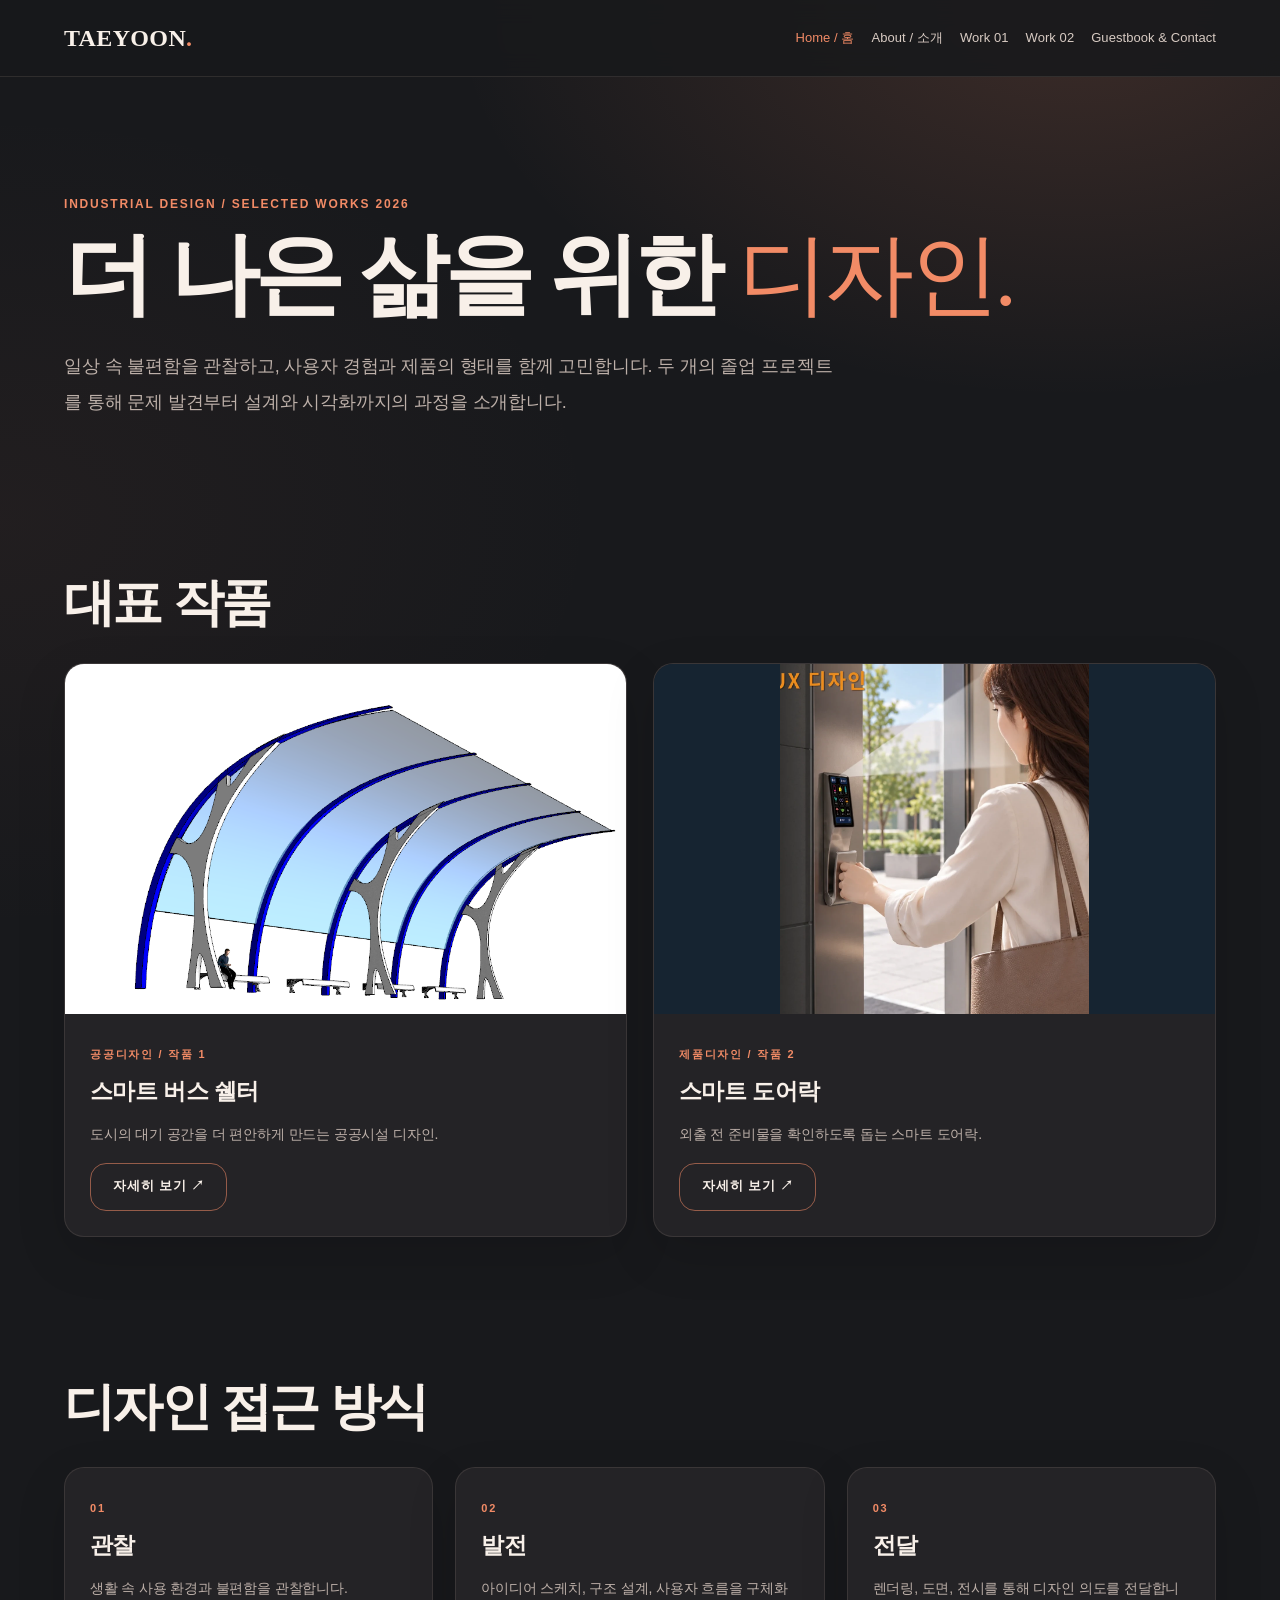
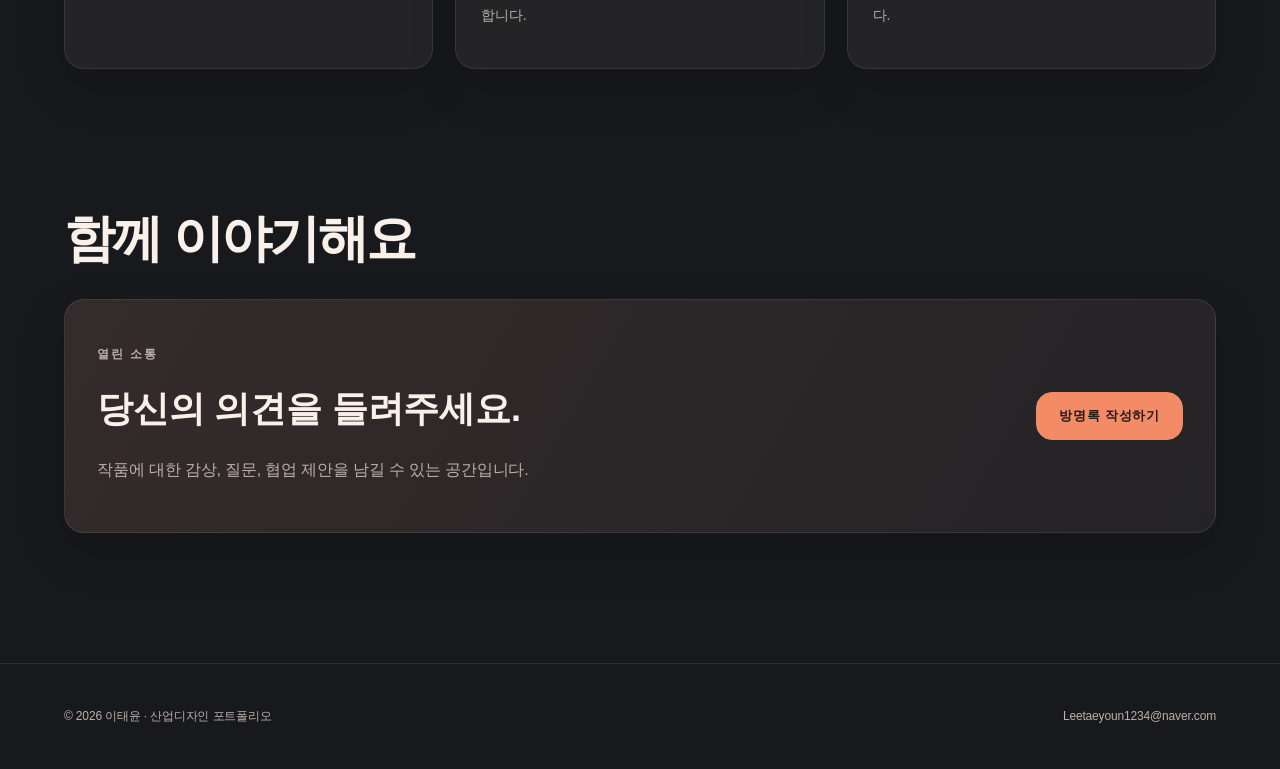
<file: index.html>
<!DOCTYPE html>

<html lang="ko"><head><meta charset="utf-8"/><meta content="width=device-width, initial-scale=1.0" name="viewport"/><meta content="이태윤 산업디자인 포트폴리오 - HOME" name="description"/><title>홈 | 이태윤 포트폴리오</title><link href="style.css" rel="stylesheet"/><script defer="" src="script.js"></script></head><body><header class="site-header"><nav aria-label="주 메뉴" class="nav wrap"><a class="brand" href="index.html">TAEYOON<span>.</span></a><button aria-controls="main-nav" aria-expanded="false" aria-label="메뉴 열기" class="menu-toggle" type="button">☰ 메뉴</button><div class="nav-links" id="main-nav"><a aria-current="page" href="index.html">Home / 홈</a><a href="about.html">About / 소개</a><a href="bus-shelter.html">Work 01</a><a href="door-lock.html">Work 02</a><a href="guestbook.html">Guestbook &amp; Contact</a></div></nav></header><main><section class="hero wrap"><p class="eyebrow">INDUSTRIAL DESIGN / SELECTED WORKS 2026</p><h1>더 나은 삶을 위한 <em>디자인.</em></h1><p class="lead">일상 속 불편함을 관찰하고, 사용자 경험과 제품의 형태를 함께 고민합니다. 두 개의 졸업 프로젝트를 통해 문제 발견부터 설계와 시각화까지의 과정을 소개합니다.</p></section><section class="section wrap"><div class="section-head"><h2>대표 작품</h2></div><div class="grid-2"><article class="card"><img alt="부산 서면 스마트 버스 쉘터" class="card-image" loading="lazy" src="images/bus-render-3.png"/><div class="card-body"><span class="tag">공공디자인 / 작품 1</span><h3>스마트 버스 쉘터</h3><p>도시의 대기 공간을 더 편안하게 만드는 공공시설 디자인.</p><a class="button" href="bus-shelter.html">자세히 보기 ↗</a></div></article><article class="card"><img alt="소지품 알리미 스마트 도어락" class="card-image contain" loading="lazy" src="images/door-lifestyle.webp"/><div class="card-body"><span class="tag">제품디자인 / 작품 2</span><h3>스마트 도어락</h3><p>외출 전 준비물을 확인하도록 돕는 스마트 도어락.</p><a class="button" href="door-lock.html">자세히 보기 ↗</a></div></article></div></section><section class="section wrap"><div class="section-head"><h2>디자인 접근 방식</h2></div><div class="grid-3"><article class="card"><div class="card-body"><span class="tag">01</span><h3>관찰</h3><p>생활 속 사용 환경과 불편함을 관찰합니다.</p></div></article><article class="card"><div class="card-body"><span class="tag">02</span><h3>발전</h3><p>아이디어 스케치, 구조 설계, 사용자 흐름을 구체화합니다.</p></div></article><article class="card"><div class="card-body"><span class="tag">03</span><h3>전달</h3><p>렌더링, 도면, 전시를 통해 디자인 의도를 전달합니다.</p></div></article></div></section><section class="section wrap"><div class="section-head"><h2>함께 이야기해요</h2></div><div class="guest-cta"><div><p class="eyebrow">열린 소통</p><h2>당신의 의견을 들려주세요.</h2><p>작품에 대한 감상, 질문, 협업 제안을 남길 수 있는 공간입니다.</p></div><a class="button primary" href="guestbook.html#notes">방명록 작성하기</a></div></section></main><footer class="footer"><div class="footer-inner wrap"><p>© 2026 이태윤 · 산업디자인 포트폴리오</p><p><a href="mailto:Leetaeyoun1234@naver.com">Leetaeyoun1234@naver.com</a></p></div></footer></body></html>
</file>
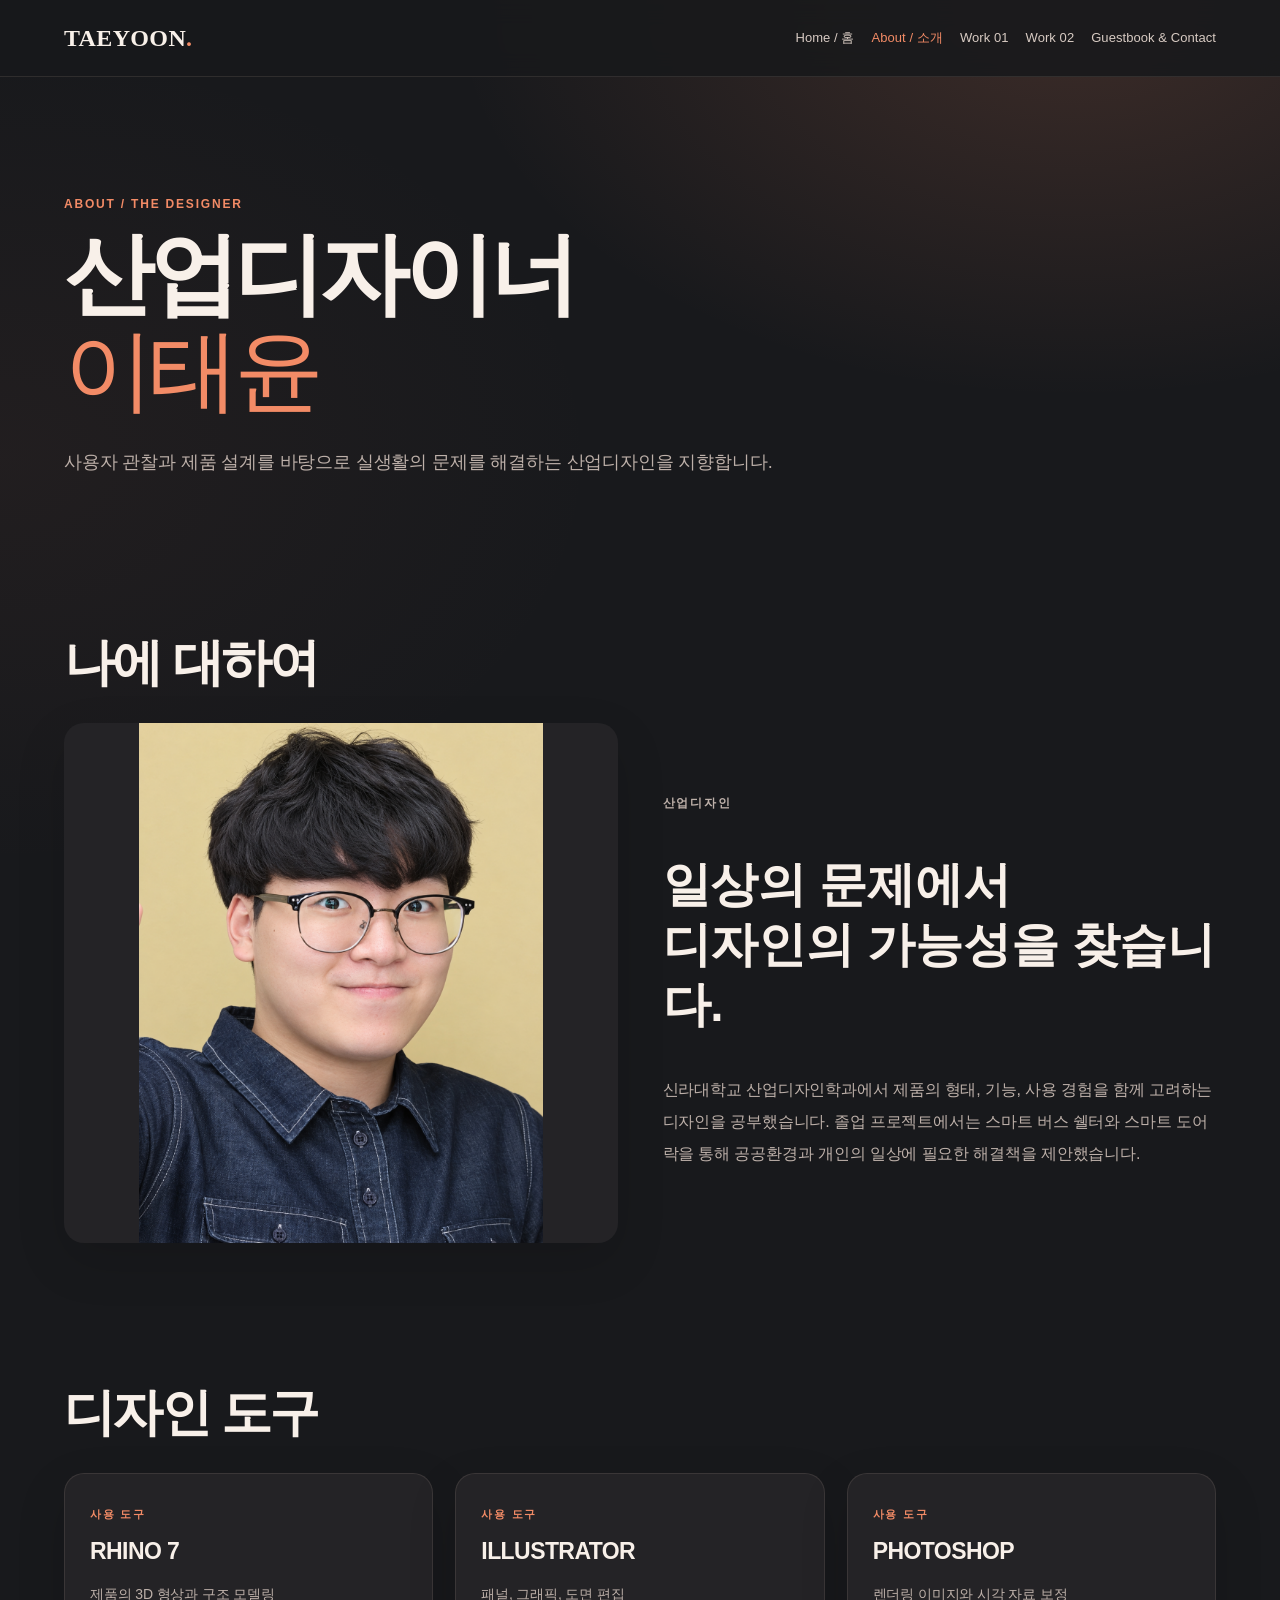
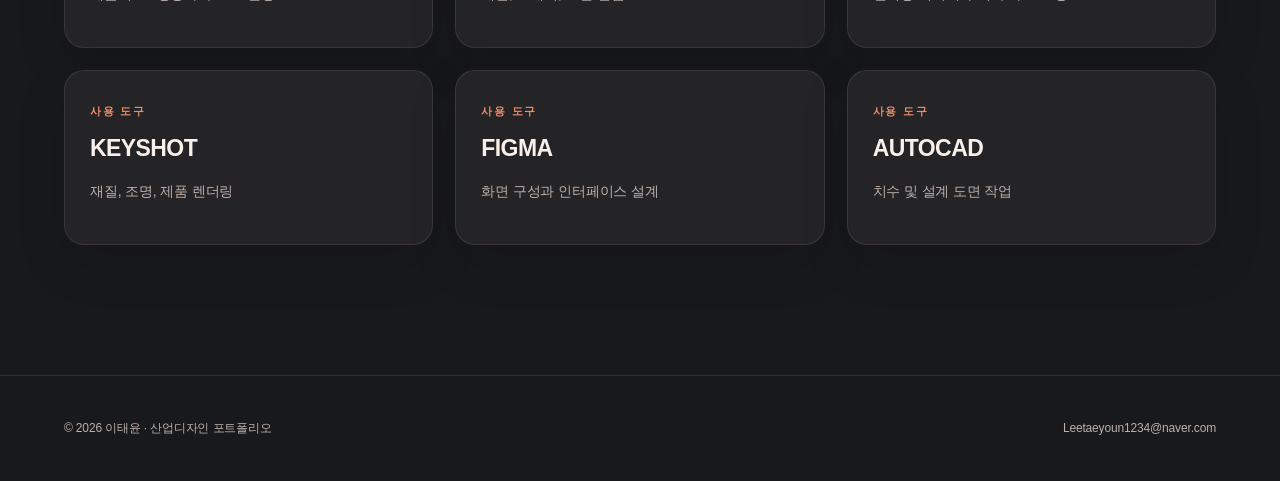
<file: about.html>
<!DOCTYPE html>

<html lang="ko"><head><meta charset="utf-8"/><meta content="width=device-width, initial-scale=1.0" name="viewport"/><meta content="이태윤 산업디자인 포트폴리오 - ABOUT" name="description"/><title>디자이너 소개 | 이태윤 포트폴리오</title><link href="style.css" rel="stylesheet"/><script defer="" src="script.js"></script></head><body><header class="site-header"><nav aria-label="주 메뉴" class="nav wrap"><a class="brand" href="index.html">TAEYOON<span>.</span></a><button aria-controls="main-nav" aria-expanded="false" aria-label="메뉴 열기" class="menu-toggle" type="button">☰ 메뉴</button><div class="nav-links" id="main-nav"><a href="index.html">Home / 홈</a><a aria-current="page" href="about.html">About / 소개</a><a href="bus-shelter.html">Work 01</a><a href="door-lock.html">Work 02</a><a href="guestbook.html">Guestbook &amp; Contact</a></div></nav></header><main><section class="hero wrap"><p class="eyebrow">ABOUT / THE DESIGNER</p><h1>산업디자이너<br/><em>이태윤</em></h1><p class="lead">사용자 관찰과 제품 설계를 바탕으로 실생활의 문제를 해결하는 산업디자인을 지향합니다.</p></section><section class="section wrap"><div class="section-head"><h2>나에 대하여</h2></div><div class="feature"><img alt="디자이너 프로필 사진" src="images/profile.png"/><div><p class="eyebrow">산업디자인</p><h2>일상의 문제에서<br/>디자인의 가능성을 찾습니다.</h2><p>신라대학교 산업디자인학과에서 제품의 형태, 기능, 사용 경험을 함께 고려하는 디자인을 공부했습니다. 졸업 프로젝트에서는 스마트 버스 쉘터와 스마트 도어락을 통해 공공환경과 개인의 일상에 필요한 해결책을 제안했습니다.</p></div></div></section><section class="section wrap"><div class="section-head"><h2>디자인 도구</h2></div><div class="grid-3"><article class="card"><div class="card-body"><span class="tag">사용 도구</span><h3>RHINO 7</h3><p>제품의 3D 형상과 구조 모델링</p></div></article><article class="card"><div class="card-body"><span class="tag">사용 도구</span><h3>ILLUSTRATOR</h3><p>패널, 그래픽, 도면 편집</p></div></article><article class="card"><div class="card-body"><span class="tag">사용 도구</span><h3>PHOTOSHOP</h3><p>렌더링 이미지와 시각 자료 보정</p></div></article><article class="card"><div class="card-body"><span class="tag">사용 도구</span><h3>KEYSHOT</h3><p>재질, 조명, 제품 렌더링</p></div></article><article class="card"><div class="card-body"><span class="tag">사용 도구</span><h3>FIGMA</h3><p>화면 구성과 인터페이스 설계</p></div></article><article class="card"><div class="card-body"><span class="tag">사용 도구</span><h3>AUTOCAD</h3><p>치수 및 설계 도면 작업</p></div></article></div></section></main><footer class="footer"><div class="footer-inner wrap"><p>© 2026 이태윤 · 산업디자인 포트폴리오</p><p><a href="mailto:Leetaeyoun1234@naver.com">Leetaeyoun1234@naver.com</a></p></div></footer></body></html>
</file>
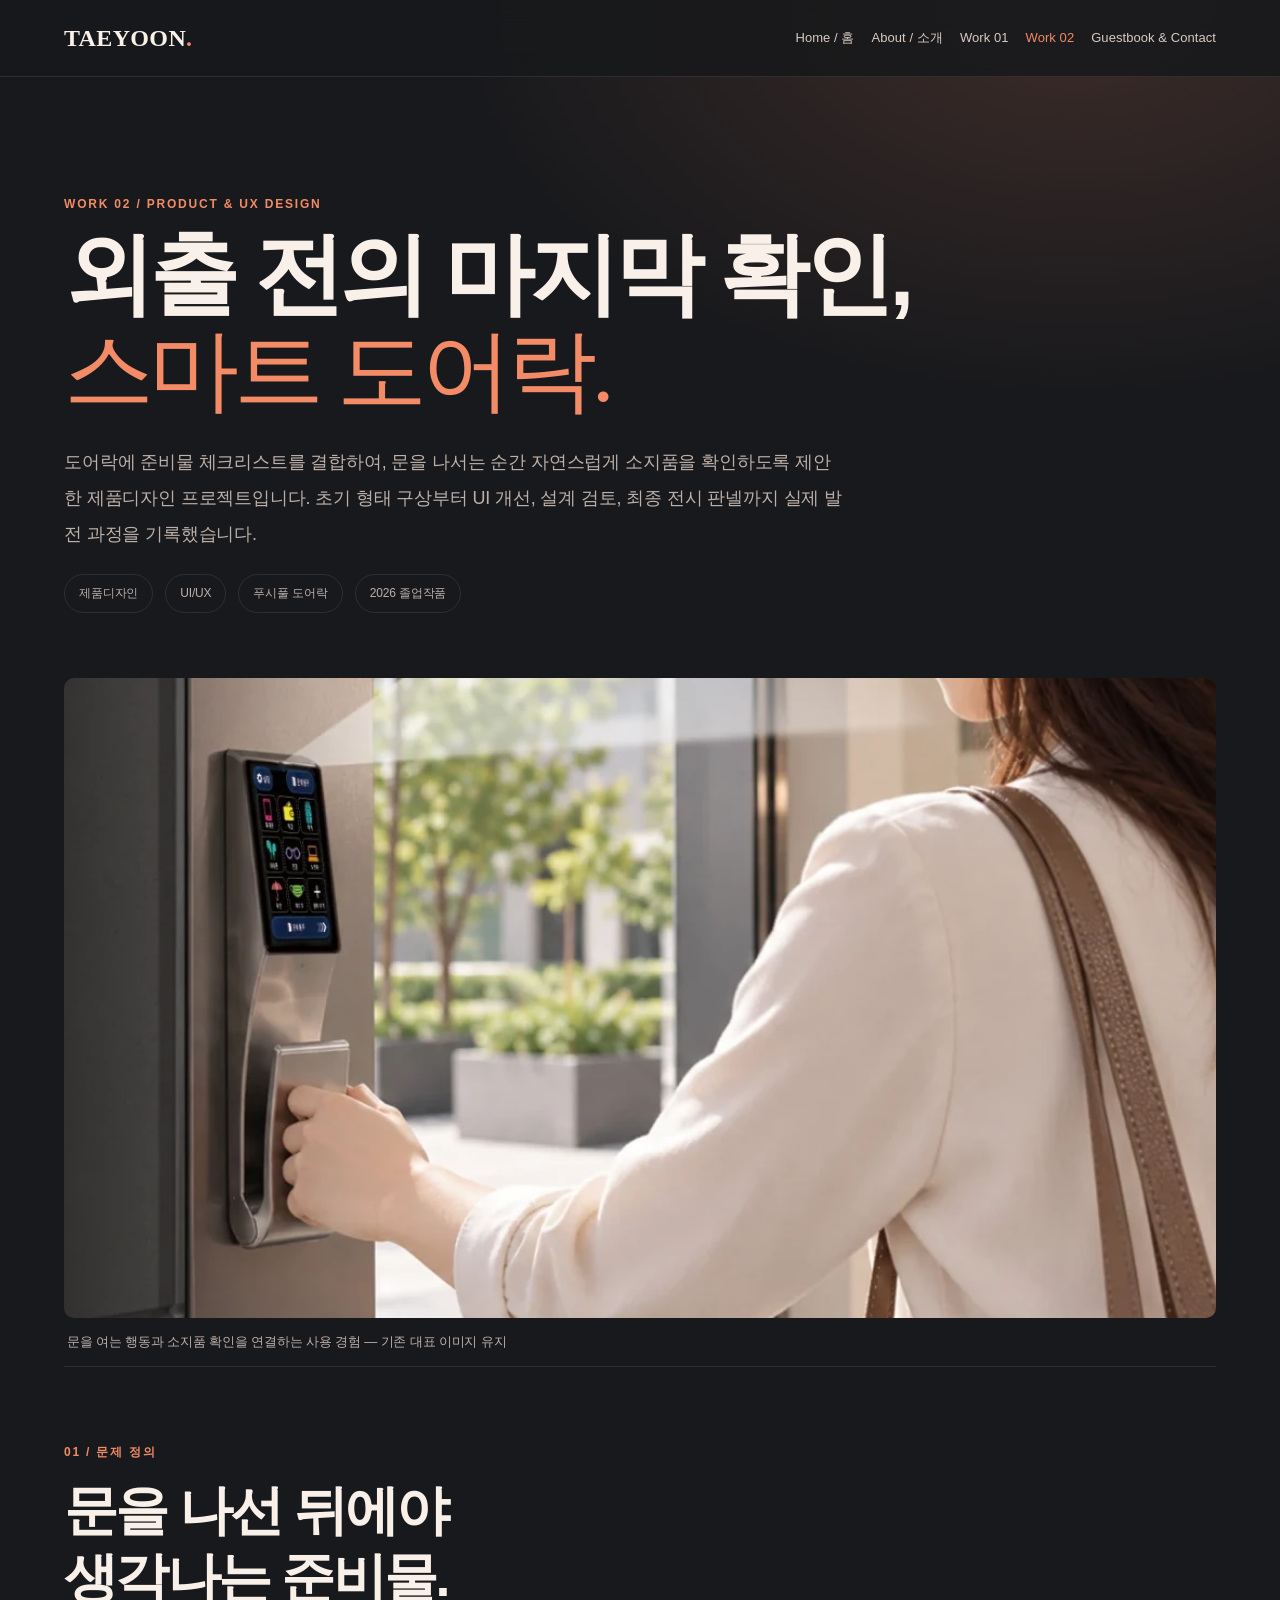
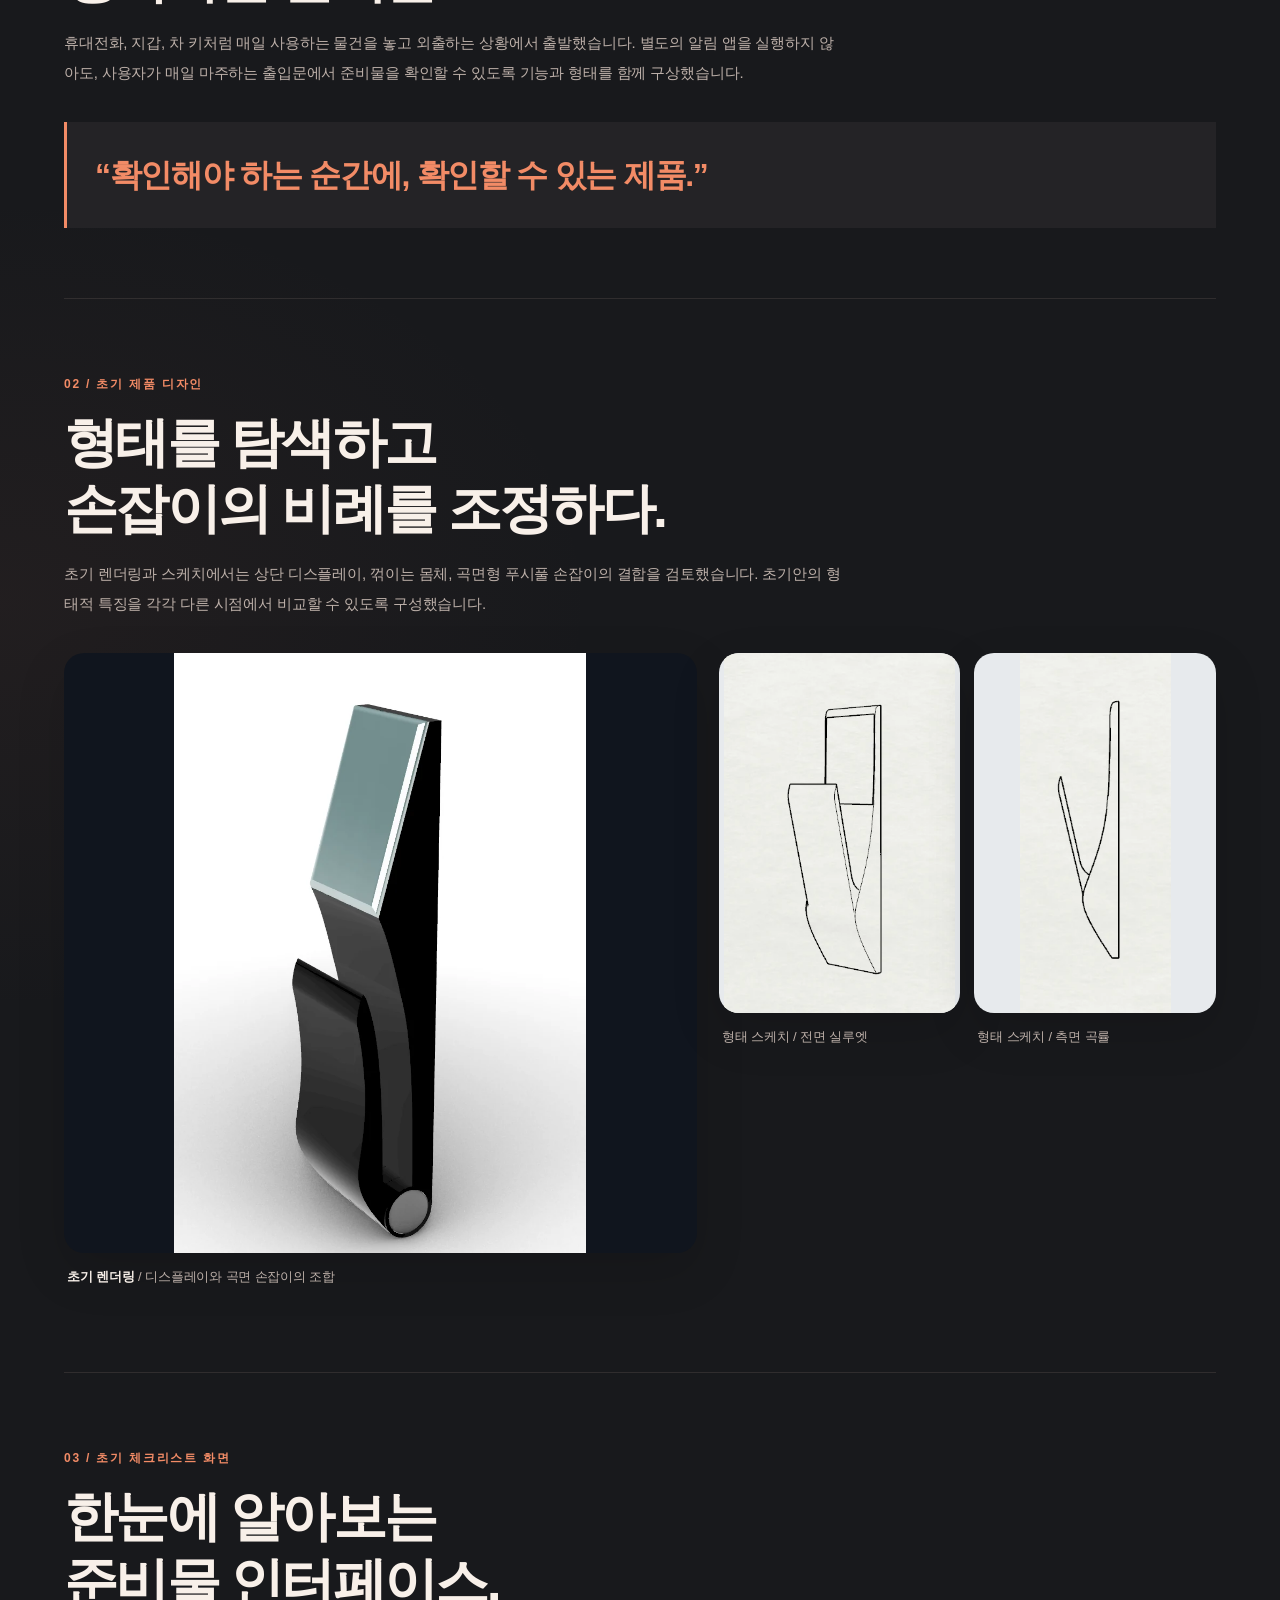
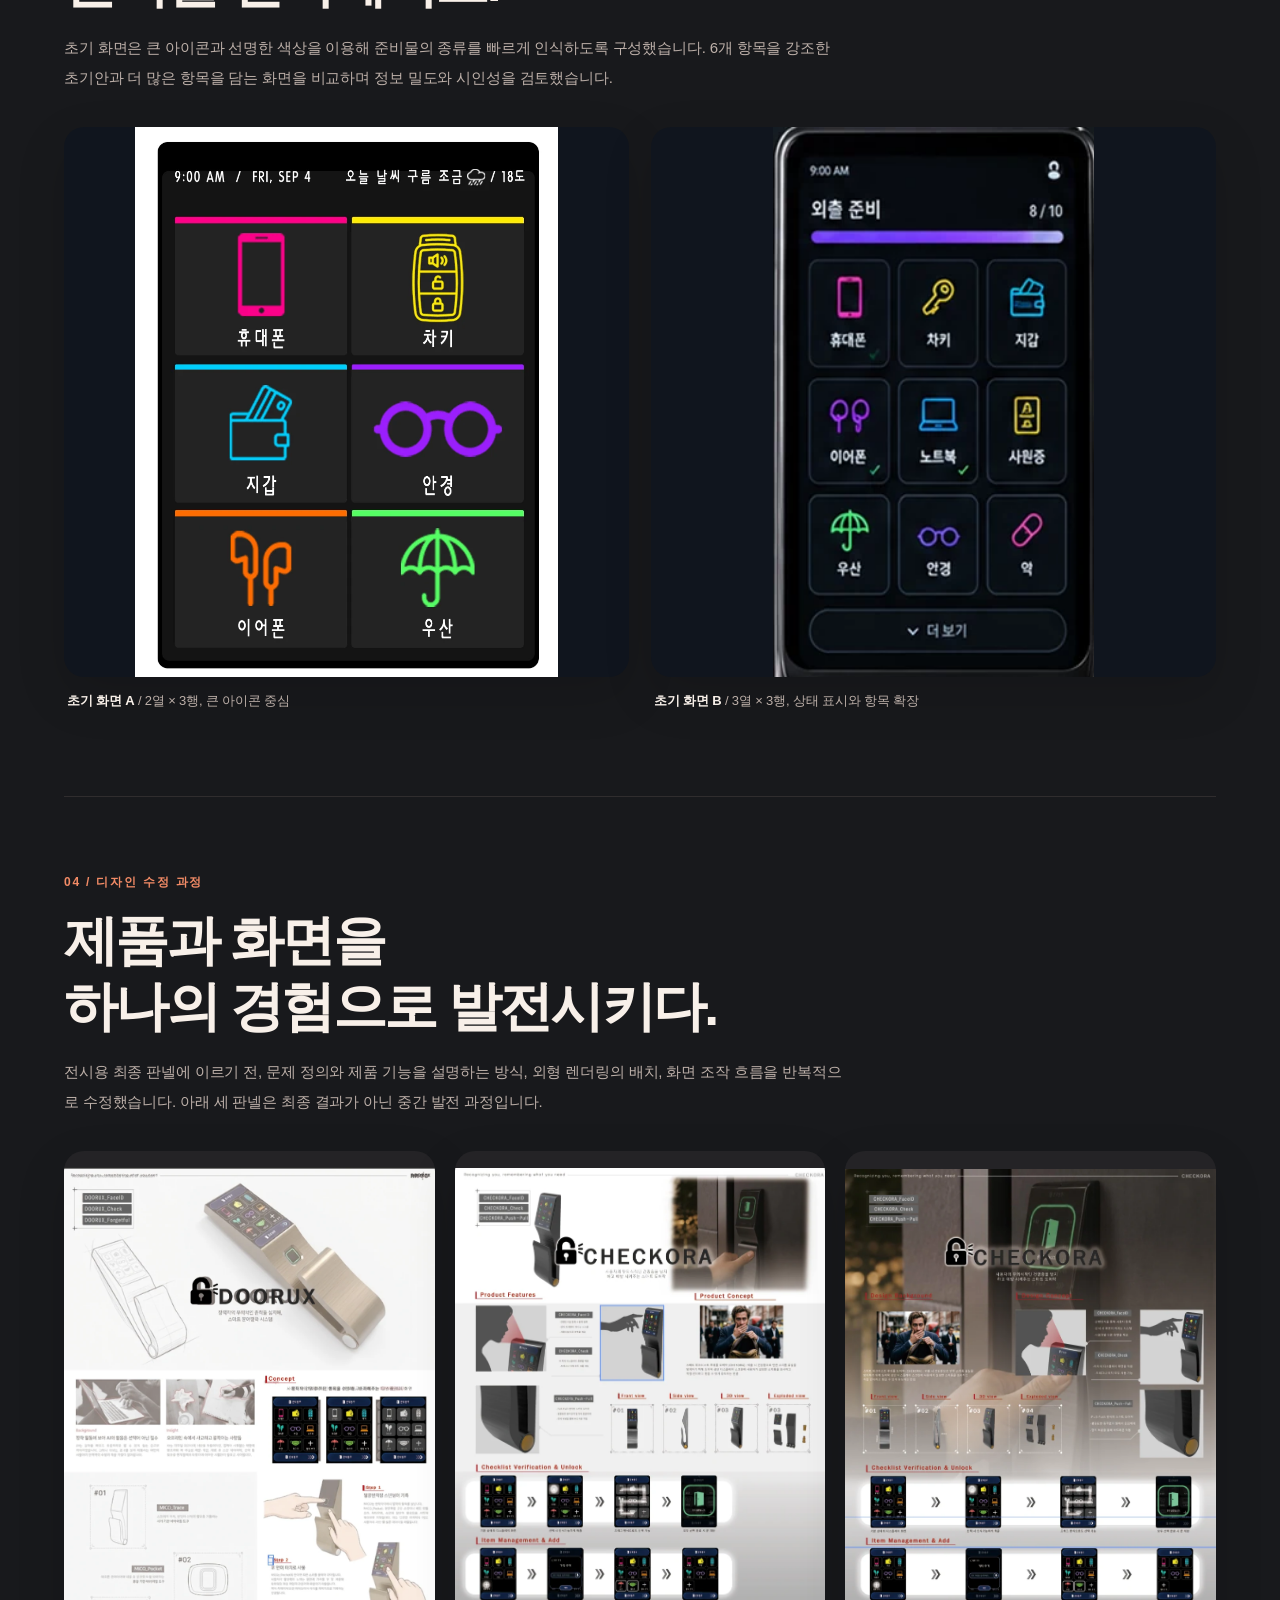
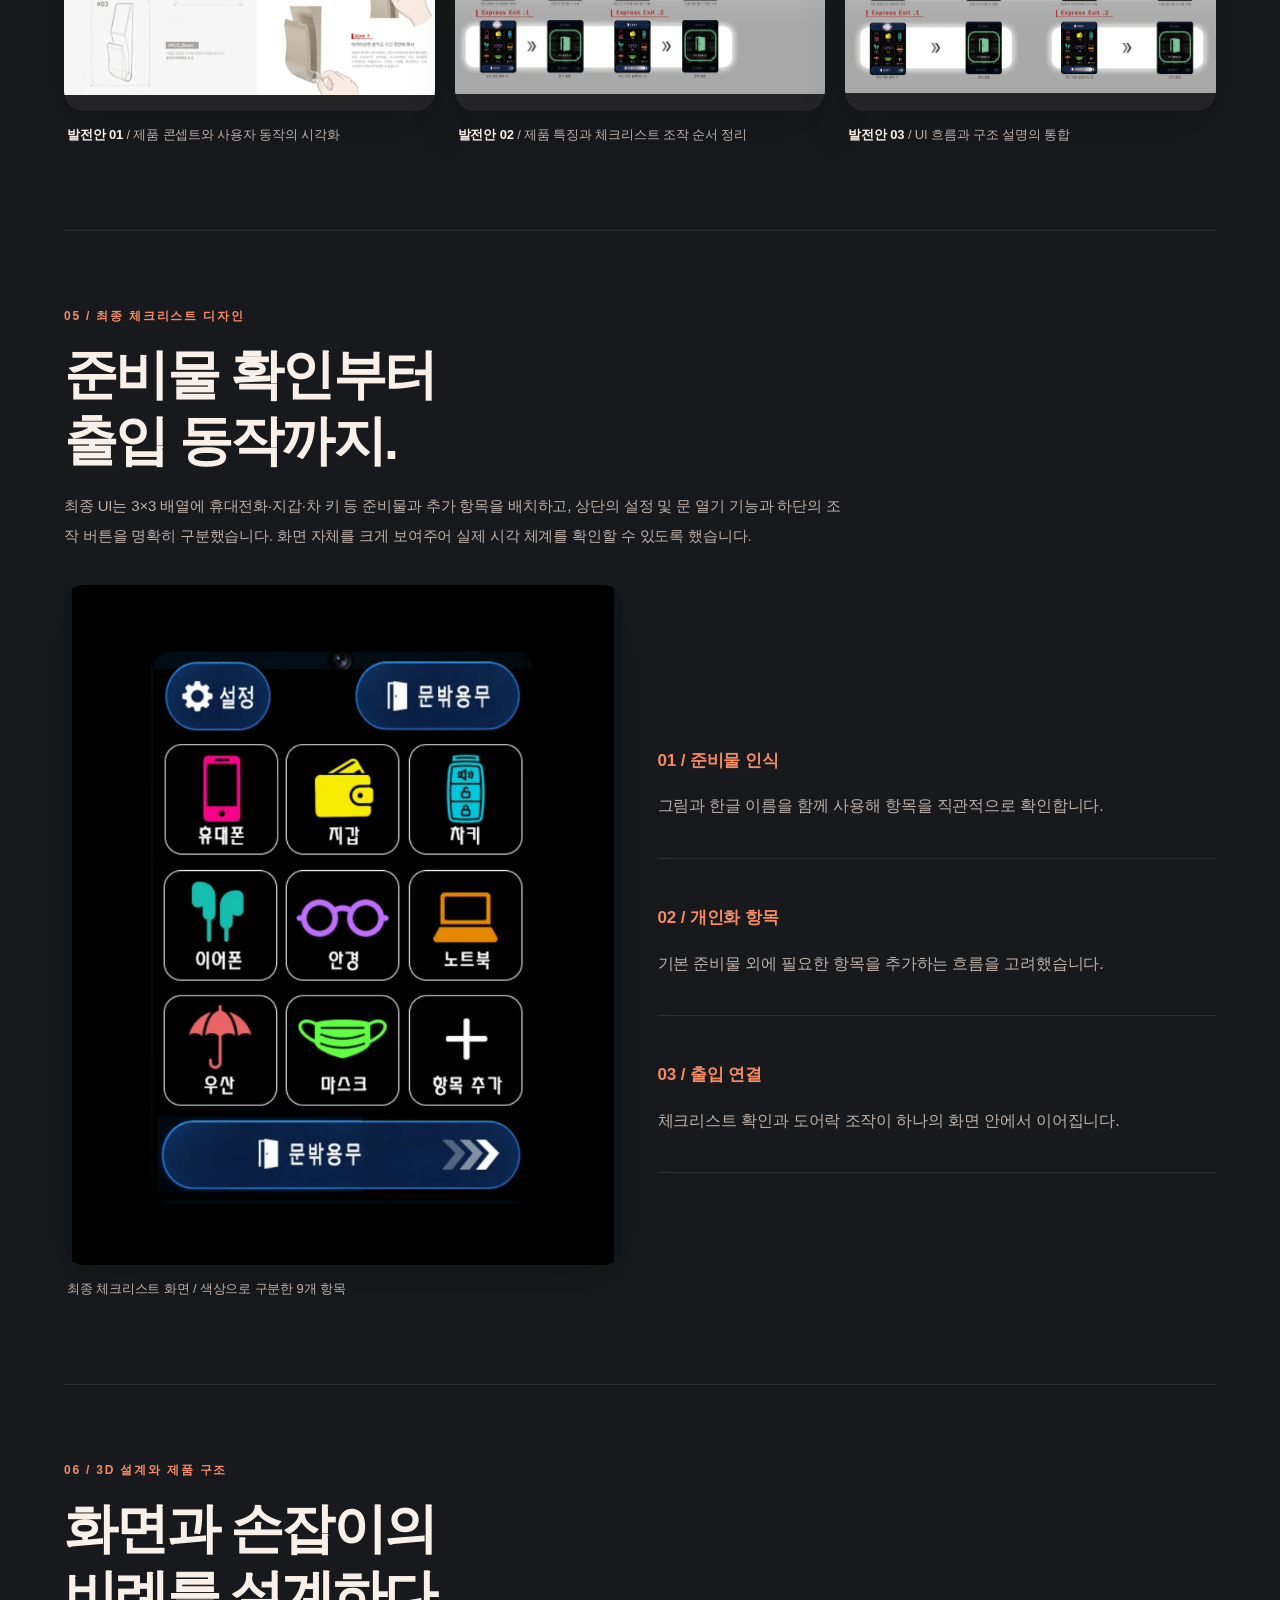
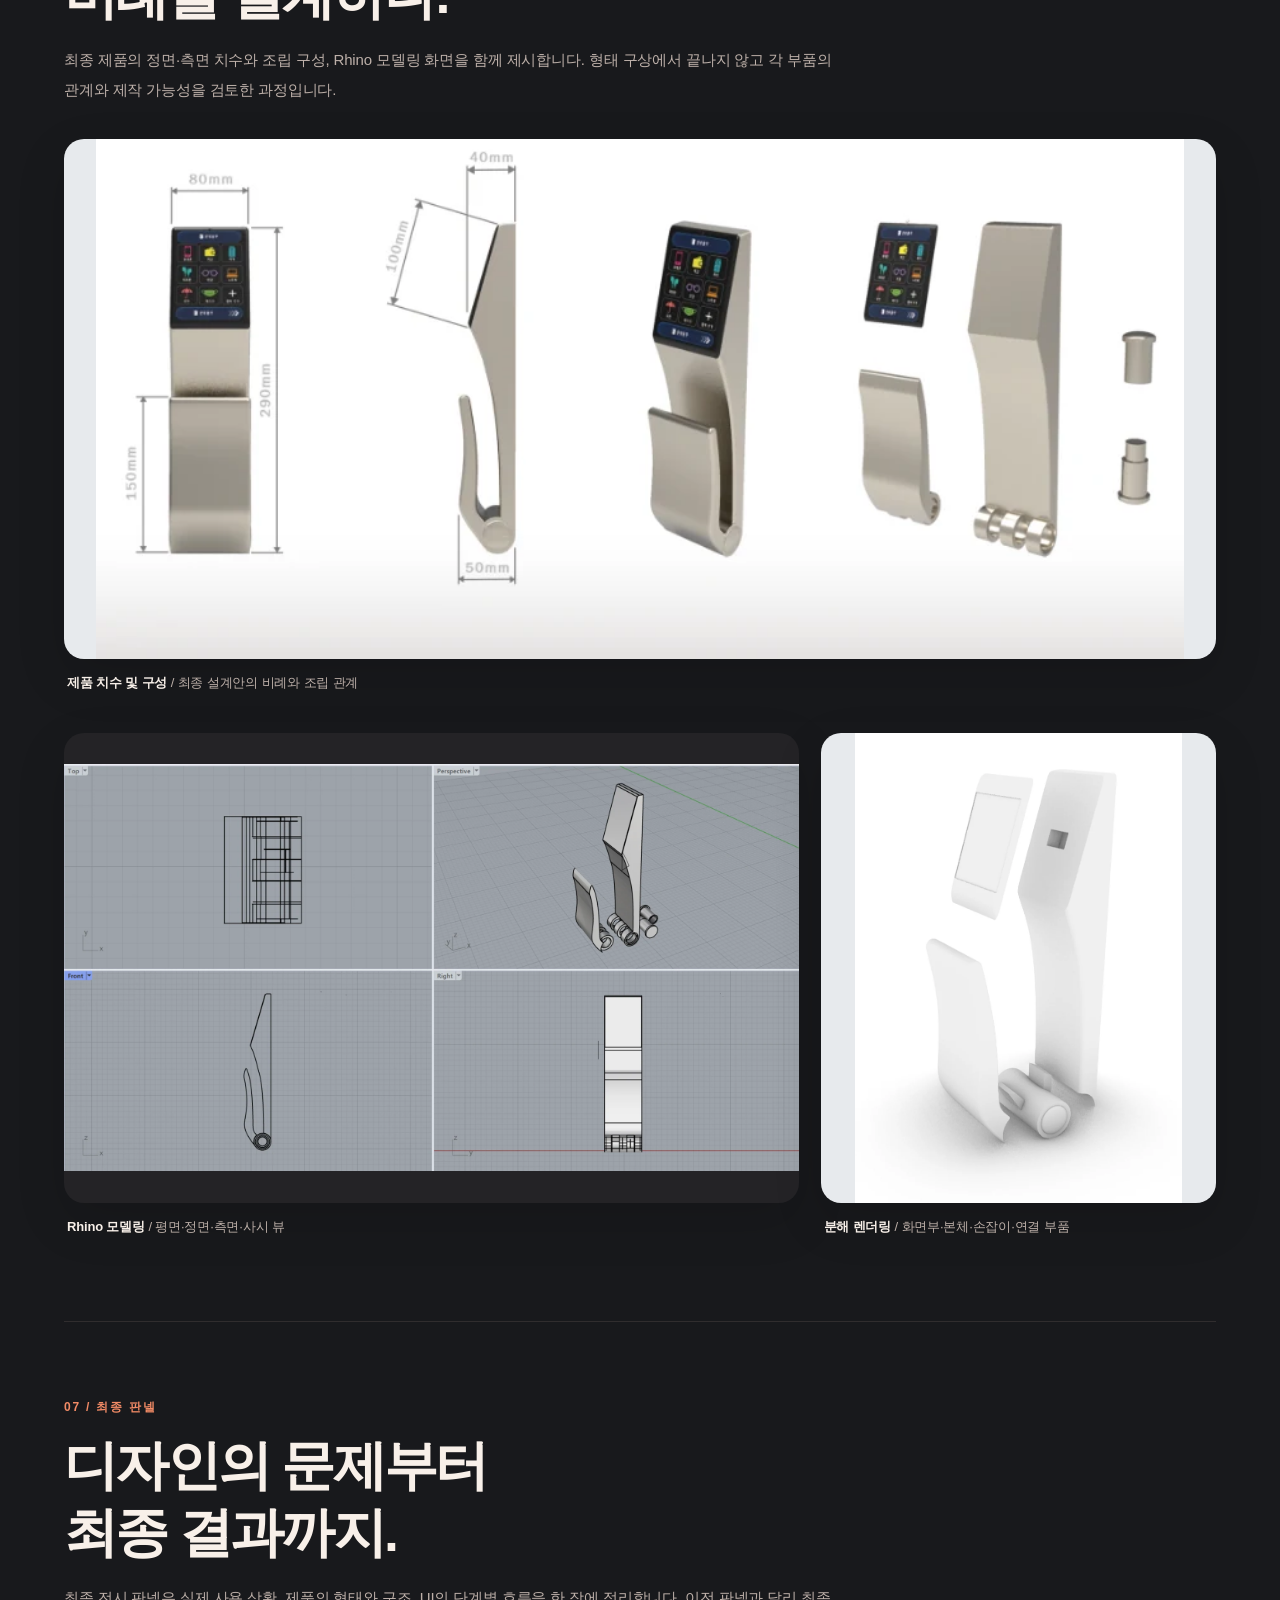
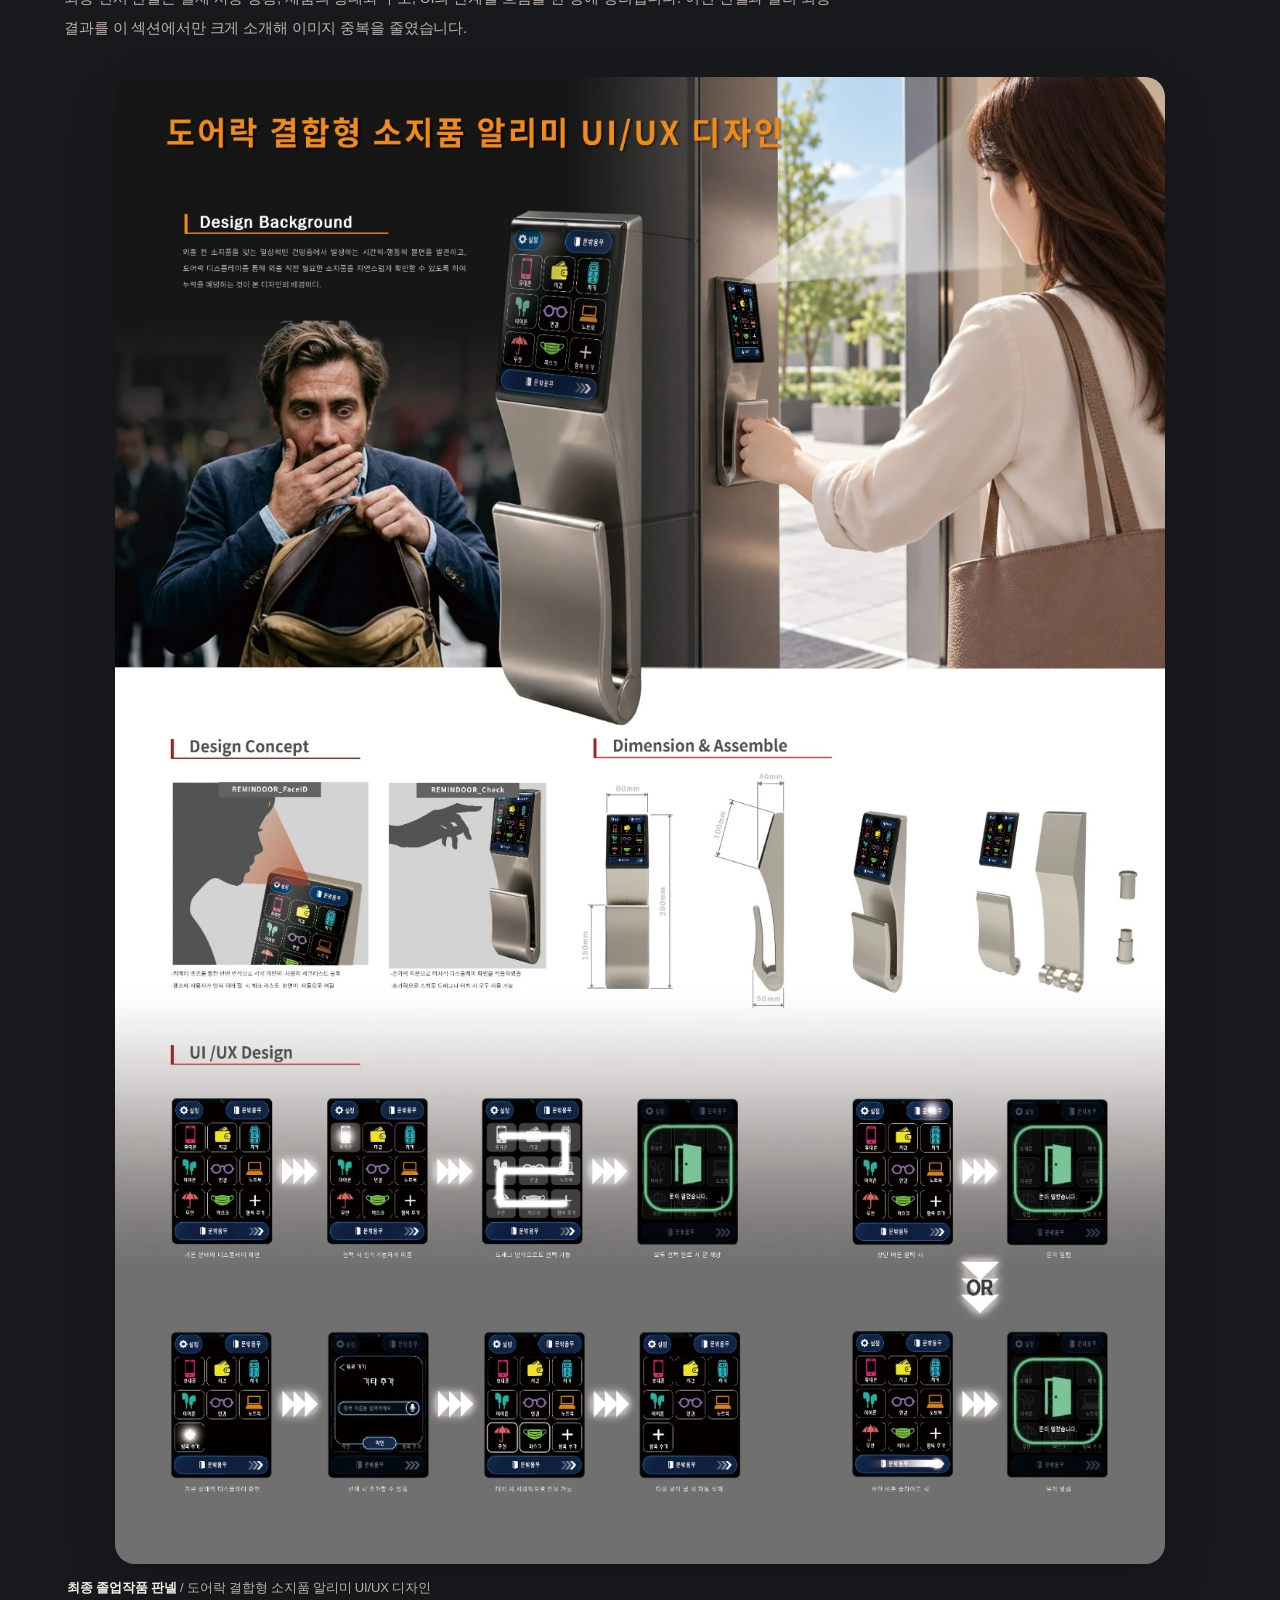
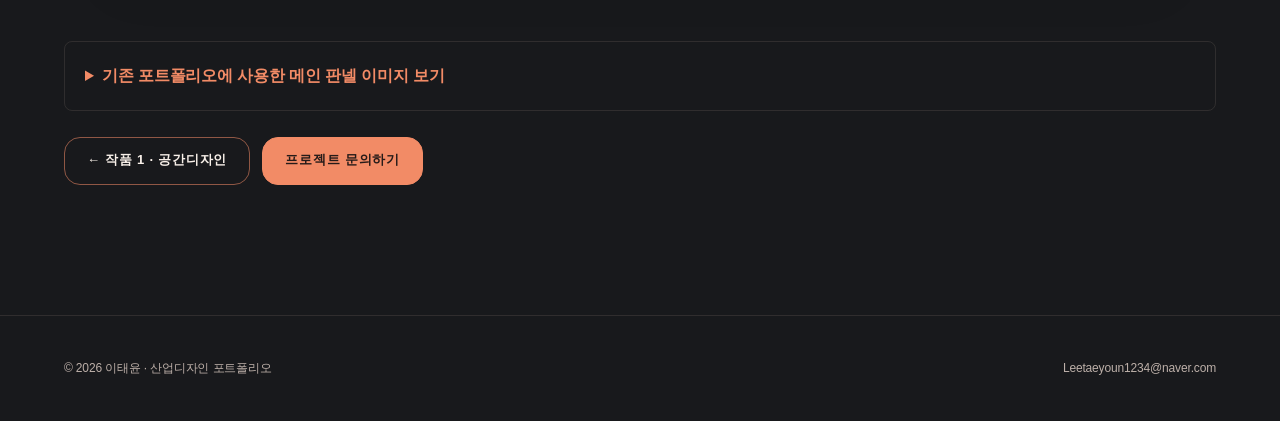
<file: door-lock.html>
<!DOCTYPE html>

<html lang="ko"><head><meta charset="utf-8"/><meta content="width=device-width, initial-scale=1.0" name="viewport"/><meta content="소지품 알리미와 푸시풀 도어락을 결합한 제품디자인 및 UI·UX 프로젝트" name="description"/><title>작품 2 · 소지품 알리미 스마트 도어락 | 이태윤</title><link href="style.css" rel="stylesheet"/><script defer="" src="script.js"></script></head><body><header class="site-header"><nav aria-label="주 메뉴" class="nav wrap"><a class="brand" href="index.html">TAEYOON<span>.</span></a><button aria-controls="main-nav" aria-expanded="false" aria-label="메뉴 열기" class="menu-toggle" type="button">☰ 메뉴</button><div class="nav-links" id="main-nav"><a href="index.html">Home / 홈</a><a href="about.html">About / 소개</a><a href="bus-shelter.html">Work 01</a><a aria-current="page" href="door-lock.html">Work 02</a><a href="guestbook.html">Guestbook &amp; Contact</a></div></nav></header><main class="door-case">
<section class="hero wrap"><p class="eyebrow">WORK 02 / PRODUCT &amp; UX DESIGN</p><h1>외출 전의 마지막 확인,<br/><em>스마트 도어락.</em></h1><p class="lead">도어락에 준비물 체크리스트를 결합하여, 문을 나서는 순간 자연스럽게 소지품을 확인하도록 제안한 제품디자인 프로젝트입니다. 초기 형태 구상부터 UI 개선, 설계 검토, 최종 전시 판넬까지 실제 발전 과정을 기록했습니다.</p><div class="project-meta"><span>제품디자인</span><span>UI/UX</span><span>푸시풀 도어락</span><span>2026 졸업작품</span></div></section>
<section class="wrap door-hero-visual"><figure><img alt="기존 포트폴리오의 도어락 대표 사용 장면" loading="eager" src="images/door-lifestyle.webp"/><figcaption>문을 여는 행동과 소지품 확인을 연결하는 사용 경험 — 기존 대표 이미지 유지</figcaption></figure></section>
<section class="section wrap"><div class="door-heading"><span>01 / 문제 정의</span><h2>문을 나선 뒤에야<br/>생각나는 준비물.</h2><p>휴대전화, 지갑, 차 키처럼 매일 사용하는 물건을 놓고 외출하는 상황에서 출발했습니다. 별도의 알림 앱을 실행하지 않아도, 사용자가 매일 마주하는 출입문에서 준비물을 확인할 수 있도록 기능과 형태를 함께 구상했습니다.</p></div><div class="door-quote">“확인해야 하는 순간에, 확인할 수 있는 제품.”</div></section>
<section class="section wrap"><div class="door-heading"><span>02 / 초기 제품 디자인</span><h2>형태를 탐색하고<br/>손잡이의 비례를 조정하다.</h2><p>초기 렌더링과 스케치에서는 상단 디스플레이, 꺾이는 몸체, 곡면형 푸시풀 손잡이의 결합을 검토했습니다. 초기안의 형태적 특징을 각각 다른 시점에서 비교할 수 있도록 구성했습니다.</p></div><div class="door-pair"><figure class="door-visual dark"><img alt="초기 도어락 제품 렌더링" loading="lazy" src="images/door-stage-01.webp"/><figcaption><b>초기 렌더링</b> / 디스플레이와 곡면 손잡이의 조합</figcaption></figure><div class="door-stack"><figure class="door-visual paper"><img alt="초기 도어락 형태 스케치 정면 사시" loading="lazy" src="images/door-stage-04.webp"/><figcaption>형태 스케치 / 전면 실루엣</figcaption></figure><figure class="door-visual paper"><img alt="초기 도어락 측면 스케치" loading="lazy" src="images/door-stage-05.webp"/><figcaption>형태 스케치 / 측면 곡률</figcaption></figure></div></div></section>
<section class="section wrap"><div class="door-heading"><span>03 / 초기 체크리스트 화면</span><h2>한눈에 알아보는<br/>준비물 인터페이스.</h2><p>초기 화면은 큰 아이콘과 선명한 색상을 이용해 준비물의 종류를 빠르게 인식하도록 구성했습니다. 6개 항목을 강조한 초기안과 더 많은 항목을 담는 화면을 비교하며 정보 밀도와 시인성을 검토했습니다.</p></div><div class="door-pair ui-comparison"><figure class="door-visual dark"><img alt="6개 항목으로 구성한 초기 체크리스트 UI" loading="lazy" src="images/door-stage-02.webp"/><figcaption><b>초기 화면 A</b> / 2열 × 3행, 큰 아이콘 중심</figcaption></figure><figure class="door-visual dark"><img alt="9개 항목으로 구성한 초기 체크리스트 UI" loading="lazy" src="images/door-stage-03.webp"/><figcaption><b>초기 화면 B</b> / 3열 × 3행, 상태 표시와 항목 확장</figcaption></figure></div></section>
<section class="section wrap"><div class="door-heading"><span>04 / 디자인 수정 과정</span><h2>제품과 화면을<br/>하나의 경험으로 발전시키다.</h2><p>전시용 최종 판넬에 이르기 전, 문제 정의와 제품 기능을 설명하는 방식, 외형 렌더링의 배치, 화면 조작 흐름을 반복적으로 수정했습니다. 아래 세 판넬은 최종 결과가 아닌 중간 발전 과정입니다.</p></div><div class="door-process"><figure class="door-visual"><img alt="초기 컨셉과 사용 과정이 포함된 도어락 디자인 발전 판넬" loading="lazy" src="images/door-stage-07.webp"/><figcaption><b>발전안 01</b> / 제품 콘셉트와 사용자 동작의 시각화</figcaption></figure><figure class="door-visual"><img alt="제품 특징과 체크리스트 흐름을 정리한 수정 판넬" loading="lazy" src="images/door-stage-08.webp"/><figcaption><b>발전안 02</b> / 제품 특징과 체크리스트 조작 순서 정리</figcaption></figure><figure class="door-visual"><img alt="체크리스트 흐름과 제품 조립 구조를 포함한 수정 판넬" loading="lazy" src="images/door-stage-06.webp"/><figcaption><b>발전안 03</b> / UI 흐름과 구조 설명의 통합</figcaption></figure></div></section>
<section class="section wrap"><div class="door-heading"><span>05 / 최종 체크리스트 디자인</span><h2>준비물 확인부터<br/>출입 동작까지.</h2><p>최종 UI는 3×3 배열에 휴대전화·지갑·차 키 등 준비물과 추가 항목을 배치하고, 상단의 설정 및 문 열기 기능과 하단의 조작 버튼을 명확히 구분했습니다. 화면 자체를 크게 보여주어 실제 시각 체계를 확인할 수 있도록 했습니다.</p></div><div class="door-ui-feature"><figure class="door-visual dark"><img alt="최종 3×3 체크리스트 화면" loading="lazy" src="images/door-stage-10.webp"/><figcaption>최종 체크리스트 화면 / 색상으로 구분한 9개 항목</figcaption></figure><div class="door-info"><div><b>01 / 준비물 인식</b><p>그림과 한글 이름을 함께 사용해 항목을 직관적으로 확인합니다.</p></div><div><b>02 / 개인화 항목</b><p>기본 준비물 외에 필요한 항목을 추가하는 흐름을 고려했습니다.</p></div><div><b>03 / 출입 연결</b><p>체크리스트 확인과 도어락 조작이 하나의 화면 안에서 이어집니다.</p></div></div></div></section>
<section class="section wrap"><div class="door-heading"><span>06 / 3D 설계와 제품 구조</span><h2>화면과 손잡이의<br/>비례를 설계하다.</h2><p>최종 제품의 정면·측면 치수와 조립 구성, Rhino 모델링 화면을 함께 제시합니다. 형태 구상에서 끝나지 않고 각 부품의 관계와 제작 가능성을 검토한 과정입니다.</p></div><figure class="door-visual wide paper"><img alt="최종 도어락 치수와 부품 구성 렌더링" loading="lazy" src="images/door-stage-11.webp"/><figcaption><b>제품 치수 및 구성</b> / 최종 설계안의 비례와 조립 관계</figcaption></figure><div class="door-pair technical"><figure class="door-visual"><img alt="Rhino 네 개 뷰포트로 확인한 도어락 도면" loading="lazy" src="images/door-stage-12.webp"/><figcaption><b>Rhino 모델링</b> / 평면·정면·측면·사시 뷰</figcaption></figure><figure class="door-visual paper"><img alt="도어락의 본체 디스플레이 손잡이 힌지 분해 렌더링" loading="lazy" src="images/door-stage-13.webp"/><figcaption><b>분해 렌더링</b> / 화면부·본체·손잡이·연결 부품</figcaption></figure></div></section>
<section class="section wrap"><div class="door-heading"><span>07 / 최종 판넬</span><h2>디자인의 문제부터<br/>최종 결과까지.</h2><p>최종 전시 판넬은 실제 사용 상황, 제품의 형태와 구조, UI의 단계별 흐름을 한 장에 정리합니다. 이전 판넬과 달리 최종 결과를 이 섹션에서만 크게 소개해 이미지 중복을 줄였습니다.</p></div><figure class="door-visual final-panel"><img alt="최종 도어락 졸업작품 판넬" loading="lazy" src="images/door-stage-09.webp"/><figcaption><b>최종 졸업작품 판넬</b> / 도어락 결합형 소지품 알리미 UI/UX 디자인</figcaption></figure><details class="door-original-panel"><summary>기존 포트폴리오에 사용한 메인 판넬 이미지 보기</summary><figure class="door-visual"><img alt="기존 포트폴리오의 메인 판넬 원본" loading="lazy" src="images/product-panel.webp"/><figcaption>기존 메인 판넬 이미지 — 삭제하지 않고 보존했습니다.</figcaption></figure></details><div class="actions"><a class="button" href="bus-shelter.html">← 작품 1 · 공간디자인</a><a class="button primary" href="guestbook.html#contact">프로젝트 문의하기</a></div></section>
</main><footer class="footer"><div class="footer-inner wrap"><p>© 2026 이태윤 · 산업디자인 포트폴리오</p><p><a href="mailto:Leetaeyoun1234@naver.com">Leetaeyoun1234@naver.com</a></p></div></footer></body></html>
</file>
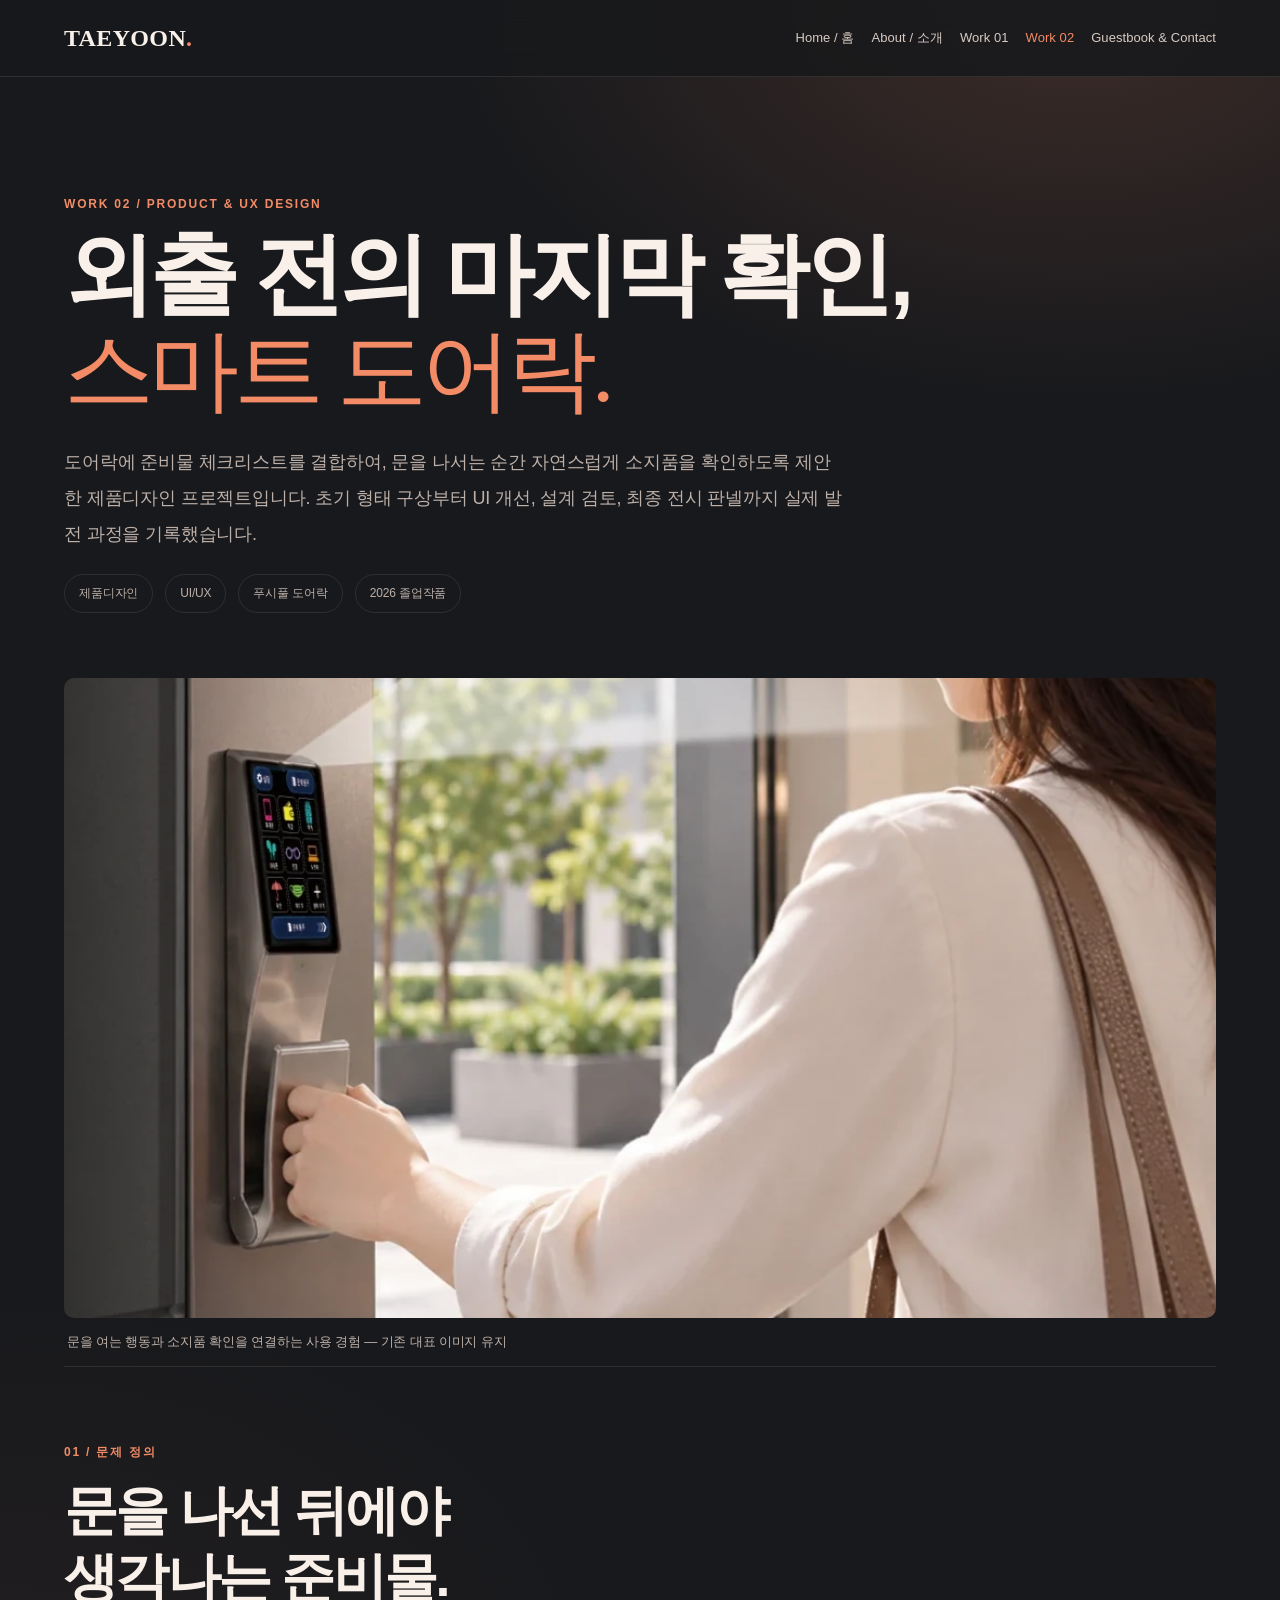
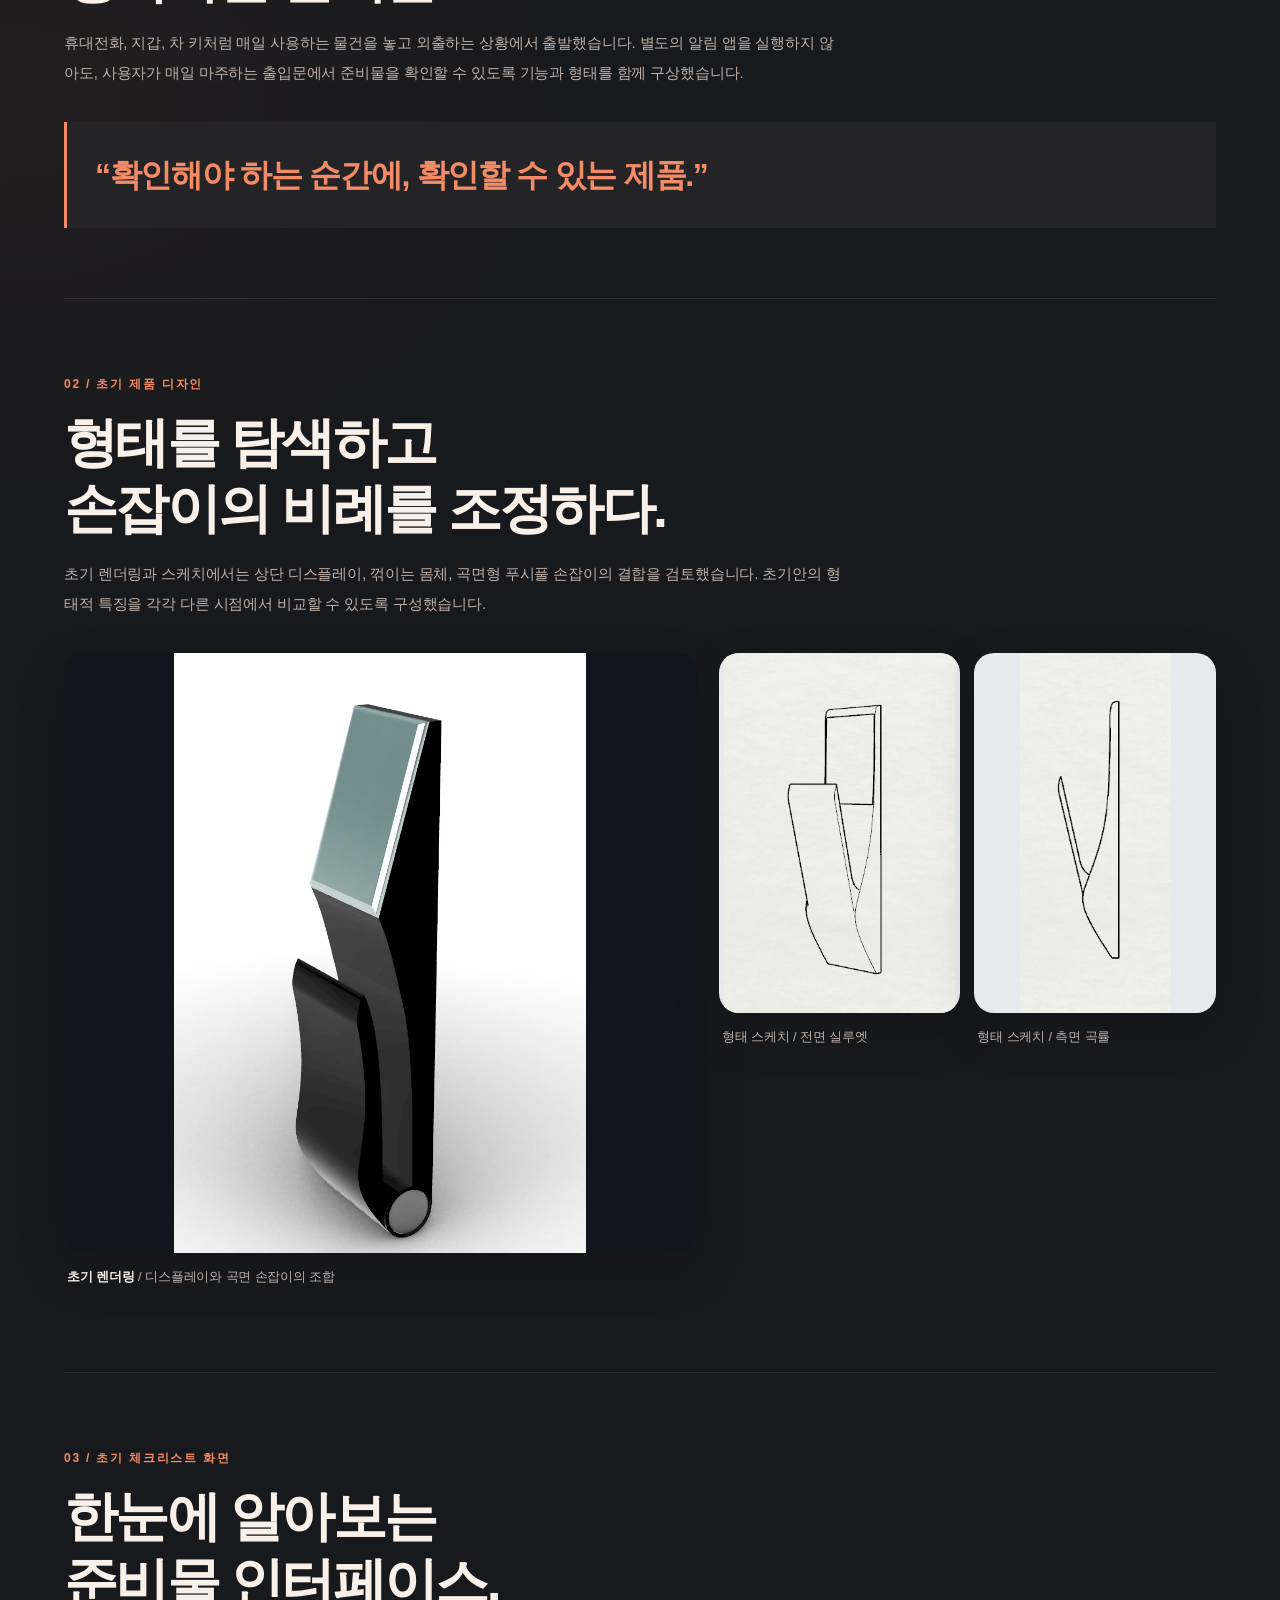
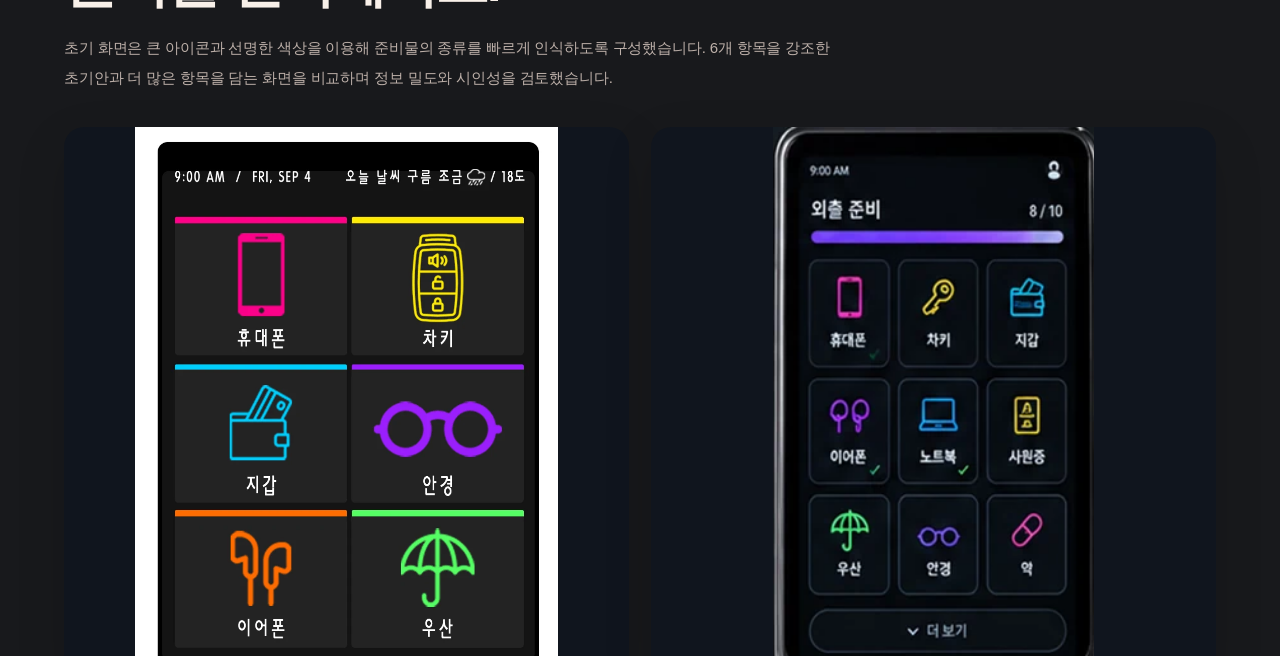
<file: exhibition.html>
<!DOCTYPE html><html lang="ko"><head><meta charset="UTF-8"><meta http-equiv="refresh" content="0; url=door-lock.html"><title>페이지 이동</title></head><body><p>페이지가 이동되었습니다. <a href="door-lock.html">작품 페이지로 이동</a></p></body></html>
</file>
<file: style.css>
@import url('https://fonts.googleapis.com/css2?family=Inter:wght@400;500;600;700;800;900&family=Noto+Sans+KR:wght@400;500;600;700&display=swap');
:root{--bg:#080d14;--panel:#101923;--panel2:#162431;--text:#f5f8fc;--muted:#a4b3c2;--blue:#87c7ee;--line:rgba(255,255,255,.14)}*{box-sizing:border-box}html{scroll-behavior:smooth}body{margin:0;background:radial-gradient(ellipse 60% 18% at 85% 0%,#163b56 0%,transparent 75%),var(--bg);color:var(--text);font-family:Inter,'Noto Sans KR',sans-serif;line-height:1.75}a{color:inherit;text-decoration:none}img{max-width:100%;display:block}.wrap{width:min(90%,1200px);margin:auto}.site-header{position:sticky;top:0;z-index:20;background:#080d14ee;border-bottom:1px solid var(--line);backdrop-filter:blur(12px)}.nav{min-height:76px;display:flex;align-items:center;justify-content:space-between;gap:20px}.brand{font-weight:900;font-size:24px;letter-spacing:.05em}.brand span,.eyebrow,.tag,.link{color:var(--blue)}.nav-links{display:flex;align-items:center;gap:23px}.nav-links a{font-size:12px;letter-spacing:.08em;font-weight:700;color:#c3cdd8}.nav-links a:hover,.nav-links a[aria-current=page]{color:var(--blue)}.menu-toggle{display:none;background:transparent;color:white;border:1px solid var(--line);border-radius:5px;padding:8px 12px;font:inherit}.hero{padding:105px 0 65px}.eyebrow{font-size:12px;letter-spacing:.23em;font-weight:700}.hero h1{font-size:clamp(43px,7vw,92px);letter-spacing:-.065em;line-height:1.07;margin:12px 0 25px;font-weight:900}.hero h1 em{font-style:normal;color:var(--blue)}.lead{font-size:clamp(15px,1.6vw,18px);color:var(--muted);max-width:780px;line-height:2}.section{padding:70px 0}.section-head{display:flex;justify-content:space-between;gap:22px;align-items:end;margin-bottom:30px}.section-head h2{font-size:clamp(29px,4vw,52px);line-height:1.17;letter-spacing:-.05em;margin:0}.section-head p{color:var(--muted);font-size:13px}.grid-2{display:grid;grid-template-columns:repeat(2,minmax(0,1fr));gap:26px}.grid-3{display:grid;grid-template-columns:repeat(3,minmax(0,1fr));gap:22px}.card{background:var(--panel);border:1px solid var(--line);border-radius:9px;overflow:hidden}.card-body{padding:25px}.card h3{font-size:23px;letter-spacing:-.025em;line-height:1.35;margin:9px 0}.card p,.prose{color:var(--muted);font-size:14px;line-height:1.95}.card-image{aspect-ratio:16/10;object-fit:cover;width:100%;background:var(--panel2)}.card-image.contain{object-fit:contain;background:#dfe5ea}.tag{font-size:11px;letter-spacing:.16em;font-weight:700}.button{display:inline-flex;align-items:center;justify-content:center;min-height:47px;border:1px solid var(--blue);padding:0 22px;border-radius:4px;font-size:12px;font-weight:700;letter-spacing:.06em;transition:.2s}.button:hover{background:var(--blue);color:#08121c;transform:translateY(-2px)}.button.primary{background:var(--blue);color:#08121c}.actions{display:flex;flex-wrap:wrap;gap:12px;margin-top:26px}.feature{display:grid;grid-template-columns:1fr 1fr;gap:45px;align-items:center}.feature img{width:100%;border-radius:8px;max-height:520px;object-fit:contain;background:#e2e8ec}.feature h2{font-size:clamp(28px,4vw,48px);line-height:1.25}.feature p{color:var(--muted);line-height:2}.divider{height:1px;background:var(--line);margin:30px 0}.media{margin:0}.media img{width:100%;max-height:610px;object-fit:contain;background:#dce3e8;border-radius:7px}.media figcaption{padding:14px 3px 0;color:var(--muted);font-size:13px;line-height:1.85}.media strong{color:var(--text)}.placeholder{border:1px dashed #668099;border-radius:8px;background:linear-gradient(135deg,#132230,#0b121b);min-height:230px;padding:30px;display:flex;flex-direction:column;justify-content:center;gap:8px}.placeholder strong{font-size:18px}.placeholder small{color:var(--blue);overflow-wrap:anywhere}.placeholder p{color:var(--muted);font-size:13px;margin:0}.timeline{display:grid;gap:15px}.step{display:grid;grid-template-columns:80px 1fr;gap:22px;padding:23px;border:1px solid var(--line);border-radius:7px;background:var(--panel)}.step b{color:var(--blue)}.step h3{margin:0 0 8px}.step p{color:var(--muted);margin:0}.footer{border-top:1px solid var(--line);margin-top:60px}.footer-inner{display:flex;justify-content:space-between;flex-wrap:wrap;gap:15px;padding:30px 0;color:var(--muted);font-size:12px}.note{padding:20px;border-left:3px solid var(--blue);background:var(--panel);color:var(--muted);font-size:13px}.project-meta{display:flex;gap:12px;flex-wrap:wrap;margin-top:22px}.project-meta span{border:1px solid var(--line);padding:8px 14px;border-radius:40px;font-size:12px;color:var(--muted)}.contact-link{font-size:clamp(19px,3vw,33px);color:var(--blue);overflow-wrap:anywhere}.img-fallback{background:#142330;color:#b9d5e7;min-height:180px;display:flex;align-items:center;justify-content:center;text-align:center;padding:25px;font-size:13px}.footer a:hover{color:var(--blue)}@media(max-width:850px){.menu-toggle{display:block}.nav-links{display:none;position:absolute;left:0;right:0;top:76px;background:#101923;padding:20px 5%;flex-direction:column;align-items:stretch;border-bottom:1px solid var(--line)}.nav-links.open{display:flex}.grid-3{grid-template-columns:repeat(2,minmax(0,1fr))}.feature{grid-template-columns:1fr}.hero{padding:75px 0 35px}}@media(max-width:580px){.grid-2,.grid-3{grid-template-columns:1fr}.section{padding:48px 0}.section-head{display:block}.hero{padding-top:55px}.hero h1{overflow-wrap:anywhere}.card-body{padding:20px}.step{grid-template-columns:1fr;gap:8px}.feature{gap:18px}.footer-inner{display:block}.footer-inner p{margin:6px 0}}@media(prefers-reduced-motion:reduce){html{scroll-behavior:auto}*{transition:none!important}}
/* Guestbook integration */
.guest-cta{display:flex;align-items:center;justify-content:space-between;gap:25px;padding:32px;background:linear-gradient(115deg,#132434,#101923);border:1px solid var(--line);border-radius:10px}.guest-cta h2{font-size:clamp(23px,3vw,36px);margin:6px 0}.guest-cta p{color:var(--muted);max-width:600px}.guest-cta .button{flex-shrink:0}.guest-layout{display:grid;grid-template-columns:minmax(0,420px) minmax(0,1fr);gap:30px;align-items:start}.guest-panel{background:var(--panel);border:1px solid var(--line);border-radius:10px;padding:26px}.guest-panel h2{margin:0 0 10px;font-size:25px}.guest-panel p,.guest-note{color:var(--muted);font-size:13px}.guest-form{display:grid;gap:15px;margin-top:22px}.guest-form label{display:grid;gap:7px;font-size:13px;font-weight:700}.guest-form input,.guest-form textarea,.reply-editor textarea{width:100%;background:#0a121c;border:1px solid #40566a;border-radius:5px;color:var(--text);font:inherit;font-size:14px;padding:12px;outline:none}.guest-form input:focus,.guest-form textarea:focus,.reply-editor textarea:focus{border-color:var(--blue)}.guest-form textarea,.reply-editor textarea{min-height:120px;resize:vertical}.guest-form .button{cursor:pointer}.guest-form .button:disabled,.reply-editor button:disabled{opacity:.55;cursor:wait}.guest-status{font-size:13px;min-height:22px;color:var(--blue)}.guest-feed{display:grid;gap:16px}.guest-entry{border:1px solid var(--line);background:var(--panel);border-radius:9px;padding:22px;overflow-wrap:anywhere}.guest-entry-head{display:flex;align-items:center;justify-content:space-between;gap:10px}.guest-entry-head strong{font-size:15px}.guest-entry time{color:var(--muted);font-size:11px}.guest-entry .message{white-space:pre-wrap;line-height:1.85;font-size:14px;margin:14px 0}.guest-reply{border-left:2px solid var(--blue);background:#152433;padding:14px;margin-top:15px;border-radius:0 5px 5px 0}.guest-reply strong{color:var(--blue);font-size:12px}.guest-reply p{white-space:pre-wrap;margin:7px 0 0;font-size:13px}.reply-editor{margin-top:14px;display:grid;gap:10px}.reply-editor textarea{min-height:85px}.admin-actions{display:flex;gap:8px;flex-wrap:wrap;margin-top:12px}.small-button{background:transparent;border:1px solid #6d879d;border-radius:4px;color:var(--text);padding:7px 12px;cursor:pointer;font:inherit;font-size:12px}.small-button:hover{border-color:var(--blue);color:var(--blue)}.guest-topline{display:flex;justify-content:space-between;align-items:center;gap:12px;margin-bottom:18px}.guest-topline h2{margin:0;font-size:26px}.admin-panel{margin-top:24px;border-top:1px solid var(--line);padding-top:18px}.admin-panel button{margin-top:10px}.admin-panel input{width:100%;background:#0a121c;border:1px solid #40566a;border-radius:5px;color:white;padding:11px;margin-top:8px}.admin-panel[hidden],.reply-editor[hidden]{display:none}.empty-feed{color:var(--muted);border:1px dashed var(--line);border-radius:8px;padding:28px}.privacy-tip{margin-top:16px;padding:13px;border-left:2px solid var(--blue);color:var(--muted);font-size:12px;background:#14202c}@media(max-width:900px){.guest-layout{grid-template-columns:1fr}.guest-cta{flex-direction:column;align-items:flex-start}}

/* Owner access, shared guestbook UI */
.owner-access{border-top:1px solid var(--line);margin-top:12px;padding-top:18px}.owner-access summary{cursor:pointer;color:var(--blue);font-size:12px;font-weight:700;letter-spacing:.13em}.owner-access summary:hover{text-decoration:underline}.owner-access[open] summary{margin-bottom:15px}.owner-access p{color:var(--muted);font-size:13px}.owner-access input{min-width:0}

/* 한국어 포트폴리오 보완 */
.card-image.contain,.media img,.feature img{background:#162431}
.hero h1{word-break:keep-all}
.nav-links{gap:17px}.nav-links a{font-size:13px;letter-spacing:0;white-space:nowrap}
@media(min-width:851px) and (max-width:1050px){.nav-links{gap:10px}.brand{font-size:20px}}

/* 판넬 기반 프로젝트 상세 페이지 */
.editorial-hero{padding-bottom:42px}.editorial-hero h1{font-size:clamp(39px,6.2vw,78px);letter-spacing:-.055em}.hero-art .media img{max-height:none;aspect-ratio:16/9;object-fit:cover;object-position:center;background:#0e1722}.editorial-section{border-top:1px solid var(--line)}.editorial-section .section-head h2{font-size:clamp(27px,3.5vw,43px)}.editorial-section .section-intro{color:var(--muted);max-width:850px;font-size:16px;line-height:2;margin-bottom:25px}.editorial-copy h3{font-size:clamp(23px,2.8vw,34px);line-height:1.4;margin:0 0 18px}.editorial-copy p{color:var(--muted);line-height:2.1}.editorial-media img{max-height:none;width:100%;height:auto;object-fit:contain;background:#111a24}.editorial-feature{align-items:center}.editorial-cards .card{min-height:190px}.editorial-section>.media{max-width:1100px}.editorial-section>.media img{max-height:none}.editorial-section>.actions{margin-top:24px}@media(max-width:700px){.hero-art .media img{aspect-ratio:4/3}.editorial-hero h1{font-size:clamp(36px,8vw,52px)}}

/* 2026 / Editorial case-study redesign */
.case-study{overflow:hidden}.case-intro{padding:100px 0 64px}.case-intro h1{font-size:clamp(44px,7vw,91px);line-height:1.16;letter-spacing:-.06em;margin:18px 0 26px}.case-intro h1 em,.product-hero-copy em{font-style:normal;color:var(--blue)}.case-intro .lead{max-width:780px}.case-wide{position:relative;background:#0c1824}.case-wide>img{width:100%;height:clamp(320px,49vw,690px);object-fit:cover;object-position:center}.case-wide:after{content:"";position:absolute;inset:40% 0 0;background:linear-gradient(transparent,rgba(4,11,18,.85));pointer-events:none}.case-wide-caption{position:absolute;bottom:32px;left:0;right:0;z-index:1;display:grid;gap:4px}.case-wide-caption span,.case-no{font-size:12px;color:var(--blue);font-weight:800;letter-spacing:.12em}.case-wide-caption strong{font-size:clamp(18px,3vw,32px)}.case-section{padding:110px 0;border-bottom:1px solid var(--line)}.case-heading{margin-bottom:42px;max-width:900px}.case-heading h2{font-size:clamp(31px,4.2vw,57px);line-height:1.24;letter-spacing:-.05em;margin:14px 0 18px}.case-heading p{font-size:16px;color:var(--muted);max-width:700px}.case-two{display:grid;grid-template-columns:1fr 1fr;gap:clamp(24px,5vw,75px);align-items:center}.case-prose{font-size:16px;line-height:2.05;color:var(--muted)}.case-prose strong{color:var(--text)}.case-prose h3{font-size:27px;color:var(--text);line-height:1.4}.mini-facts{margin-top:34px;display:grid;gap:10px}.mini-facts div{display:flex;align-items:baseline;gap:18px;border-top:1px solid var(--line);padding:12px 0}.mini-facts b{color:var(--blue);min-width:54px}.mini-facts span{font-size:13px}.visual-frame{margin:0;background:#13202c;border:1px solid var(--line);border-radius:12px;overflow:hidden}.visual-frame img{display:block;width:100%;height:auto;object-fit:contain;background:#e7ebee}.visual-frame figcaption{padding:14px 19px;color:var(--muted);font-size:12px;line-height:1.6}.map-frame img{max-height:390px;object-fit:contain}.visual-duo{display:grid;grid-template-columns:1.3fr 1fr;gap:30px;align-items:stretch}.visual-duo .visual-frame img{height:100%;max-height:490px;object-fit:cover}.visual-duo .visual-frame{display:flex;flex-direction:column}.visual-duo .visual-frame img{flex:1;min-height:0}.design-notes{display:grid;align-content:center;gap:20px}.design-notes>div{padding:18px 0;border-bottom:1px solid var(--line)}.design-notes span,.ux-stage-copy span{color:var(--blue);font-size:12px;font-weight:800}.design-notes h3{font-size:22px;margin:6px 0}.design-notes p{font-size:14px;color:var(--muted);line-height:1.85;margin:0}.drawing-frame{margin-bottom:34px}.drawing-frame img{max-height:370px;object-fit:contain}.lower-gap{margin-top:20px}.view-pair{grid-template-columns:1fr 1fr}.view-pair .visual-frame img{height:290px;object-fit:cover}.case-end{text-align:center;padding:105px 0 120px}.case-end span{color:var(--blue);font-size:12px;letter-spacing:.16em}.case-end h2{font-size:clamp(32px,5vw,65px);line-height:1.25;letter-spacing:-.05em}.product-hero-band{background:linear-gradient(115deg,#111c29,#1b303f)}.product-hero-grid{display:grid;grid-template-columns:.9fr 1.1fr;align-items:center;min-height:500px;gap:35px}.product-hero-grid>img{height:500px;width:100%;object-fit:cover;object-position:center}.product-hero-copy h2{font-size:clamp(35px,5vw,66px);line-height:1.2;letter-spacing:-.05em}.product-hero-copy p:last-child{color:var(--muted);max-width:380px}.concept-pair{display:grid;grid-template-columns:1fr 1fr;gap:14px}.concept-pair img{height:260px;object-fit:cover}.concept-pair figcaption{text-align:center}.product-spotlight{display:grid;grid-template-columns:1fr 1fr;gap:50px;align-items:center;margin-bottom:55px}.product-spotlight figure{margin:0;min-height:520px;display:grid;place-items:center;background:linear-gradient(130deg,#1b2936,#0c131d);border-radius:14px}.product-spotlight img{max-width:70%;max-height:500px;object-fit:contain}.ux-flow{display:grid;gap:20px}.ux-stage{display:grid;grid-template-columns:270px minmax(0,1fr);gap:25px;align-items:center;background:#101923;border:1px solid var(--line);border-radius:12px;padding:26px}.ux-stage>img{width:100%;max-height:260px;object-fit:contain;border-radius:8px;background:#353535}.ux-stage-copy h3{font-size:23px;margin:10px 0}.ux-stage-copy p{color:var(--muted);font-size:14px;line-height:1.8}.ux-last{display:grid;grid-template-columns:1fr 1fr;gap:12px}.ux-last img{width:100%;height:240px;object-fit:contain;background:#353535;border-radius:8px}@media(max-width:850px){.case-intro{padding:65px 0 40px}.case-section{padding:65px 0}.case-two,.visual-duo,.product-spotlight,.product-hero-grid{grid-template-columns:1fr}.product-hero-grid>img{height:340px}.product-spotlight figure{min-height:350px}.product-spotlight img{max-height:330px}.ux-stage{grid-template-columns:1fr}.view-pair .visual-frame img{height:230px}}@media(max-width:540px){.concept-pair{gap:8px}.concept-pair img{height:180px}.ux-last img{height:160px}.case-wide-caption{bottom:18px}.case-intro h1{font-size:42px}}

/* Bus shelter: image-first editorial case study */
.bus-hero{max-height:650px;overflow:hidden}.bus-hero>img{width:100%;height:650px;object-fit:cover;object-position:center top}.bus-feature-image img{width:100%;max-height:650px;object-fit:contain;background:#e8edf2}.bus-notes{display:grid;grid-template-columns:repeat(3,minmax(0,1fr));gap:20px;margin-top:28px}.bus-notes>div{padding:24px;border:1px solid var(--line);background:var(--panel);border-radius:8px}.bus-gallery{display:grid;grid-template-columns:1fr 1fr;gap:22px;margin-top:28px}.bus-gallery img{height:360px;object-fit:contain;background:#e8edf2}.bus-detail-image img{max-height:590px;object-fit:contain;background:#e8edf2}.bus-drawings{display:grid;grid-template-columns:1fr 1fr;gap:22px}.bus-drawings figure{padding:14px;background:var(--panel);border-radius:8px}.bus-drawings img{width:100%;height:290px;object-fit:contain;background:#fff}.bus-drawings .bus-perspective{grid-column:1/-1}.bus-drawings .bus-perspective img{height:420px}.bus-panel-full img{width:100%;max-height:none;object-fit:contain;background:#fff}.bus-panel-full{max-width:980px;margin:auto}@media(max-width:720px){.bus-hero>img{height:400px}.bus-notes,.bus-gallery,.bus-drawings{grid-template-columns:1fr}.bus-drawings .bus-perspective{grid-column:auto}.bus-drawings img,.bus-drawings .bus-perspective img{height:auto;max-height:360px}.bus-gallery img{height:auto}}

/* 실제 목업 섹션 */
.mockup-feature{display:grid;grid-template-columns:minmax(0,1.4fr) minmax(260px,.7fr);gap:clamp(20px,4vw,56px);align-items:center;margin-top:34px}.mockup-feature .visual-frame{margin:0}.mockup-feature img{width:100%;height:auto;aspect-ratio:4/3;object-fit:cover;border-radius:6px}.mockup-copy h3{font-size:clamp(24px,3vw,38px);line-height:1.25;margin:12px 0 20px}.mockup-copy p{color:var(--muted);line-height:1.95}.mockup-gallery{display:grid;grid-template-columns:repeat(3,minmax(0,1fr));gap:18px;margin-top:22px}.mockup-gallery .visual-frame{margin:0}.mockup-gallery img{width:100%;aspect-ratio:4/3;object-fit:cover;border-radius:6px}.mockup-gallery figcaption,.mockup-feature figcaption{font-size:13px;line-height:1.7;padding:12px 0;color:var(--muted)}.mockup-gallery figcaption b,.mockup-feature figcaption b{color:var(--text)}@media(max-width:800px){.mockup-feature{grid-template-columns:1fr}.mockup-gallery{grid-template-columns:1fr 1fr}}@media(max-width:520px){.mockup-gallery{grid-template-columns:1fr}}

/* Product design case study: editorial image sequence */
.door-case .section{border-top:1px solid var(--line)}.door-heading{max-width:840px;margin-bottom:34px}.door-heading>span{font-size:12px;color:var(--blue);font-weight:800;letter-spacing:.13em}.door-heading h2{font-size:clamp(30px,4.2vw,54px);line-height:1.23;letter-spacing:-.05em;margin:12px 0 18px}.door-heading p{color:var(--muted);font-size:15px;line-height:2;max-width:780px}.door-hero-visual figure,.door-visual{margin:0}.door-hero-visual img{width:100%;max-height:640px;object-fit:cover;border-radius:10px}.door-hero-visual figcaption,.door-visual figcaption{font-size:13px;color:var(--muted);line-height:1.75;padding:13px 3px}.door-visual figcaption b{color:var(--text)}.door-visual{min-width:0}.door-visual img{display:block;width:100%;height:100%;max-height:650px;object-fit:contain;border-radius:8px;background:#111b26}.door-visual.dark img{background:#10151e}.door-visual.paper img{background:#e7eaed}.door-pair{display:grid;grid-template-columns:1.12fr .88fr;gap:22px;align-items:stretch}.door-stack{display:grid;grid-template-columns:1fr 1fr;gap:14px;min-width:0}.door-stack .door-visual img{height:360px}.door-pair>.door-visual img{height:600px}.door-quote{border-left:3px solid var(--blue);font-size:clamp(19px,3vw,32px);font-weight:700;letter-spacing:-.04em;padding:25px 28px;background:var(--panel)}.ui-comparison{grid-template-columns:1fr 1fr}.ui-comparison .door-visual img{height:550px}.door-process{display:grid;grid-template-columns:repeat(3,minmax(0,1fr));gap:20px}.door-process .door-visual img{height:560px}.door-ui-feature{display:grid;grid-template-columns:1fr 1fr;gap:35px;align-items:center}.door-ui-feature .door-visual img{max-height:680px}.door-info{display:grid;gap:24px}.door-info>div{padding:20px 0;border-bottom:1px solid var(--line)}.door-info b{color:var(--blue);font-size:17px}.door-info p{color:var(--muted);line-height:1.9}.door-visual.wide img{max-height:520px}.technical{margin-top:25px;grid-template-columns:1.3fr .7fr}.technical .door-visual img{height:470px}.final-panel img{max-height:none;max-width:1050px;margin:auto;background:#e7e7e7}.door-original-panel{margin-top:28px;border:1px solid var(--line);border-radius:8px;padding:20px}.door-original-panel summary{cursor:pointer;color:var(--blue);font-weight:700}.door-original-panel figure{margin-top:18px}@media(max-width:800px){.door-pair,.door-ui-feature,.technical{grid-template-columns:1fr}.door-process{grid-template-columns:1fr}.door-stack{grid-template-columns:1fr 1fr}.door-pair>.door-visual img,.ui-comparison .door-visual img,.door-process .door-visual img,.technical .door-visual img{height:auto;max-height:650px}.door-stack .door-visual img{height:300px}}@media(max-width:520px){.door-stack{grid-template-columns:1fr}.door-stack .door-visual img{height:350px}}

/* WARM EDITORIAL THEME — overrides */
@import url('https://fonts.googleapis.com/css2?family=DM+Sans:wght@400;500;600;700&family=Noto+Serif+KR:wght@400;500;600&family=Playfair+Display:ital,wght@0,400;0,500;0,600;1,400;1,500&display=swap');
@import url('https://cdn.jsdelivr.net/gh/orioncactus/pretendard/dist/web/static/pretendard.css');
:root{--bg:#18191c;--panel:#242326;--panel2:#302c2d;--text:#f8f0e9;--muted:#bdb0a9;--blue:#f28b66;--line:rgba(255,224,205,.10);--coral:#f28b66}
body{background:radial-gradient(ellipse 65% 530px at 84% 0%,rgba(242,139,102,.17),transparent 75%),radial-gradient(ellipse 55% 480px at 0% 22%,rgba(161,95,78,.07),transparent 85%),var(--bg);font-family:'Pretendard','DM Sans',sans-serif;letter-spacing:-.01em}
.site-header{background:rgba(24,25,28,.89);border-bottom-color:var(--line)}.brand{font-family:'Playfair Display',serif;font-weight:600;letter-spacing:.015em}.nav-links a{font-size:13px;font-weight:500;color:#d8cbc3;letter-spacing:.005em}.nav-links a[aria-current=page]{color:var(--coral)}.nav-links a:hover{color:var(--coral)}
.hero h1,.case-intro h1{font-weight:600;letter-spacing:-.055em}.hero h1 em,.case-intro h1 em,.section-head h2 em,.case-heading h2 em,.door-heading h2 em{font-family:'Noto Serif KR',serif;font-style:normal;font-weight:500;color:var(--coral)}.serif-en{font-family:'Playfair Display',serif!important;letter-spacing:-.035em;font-weight:500}.guest-hero .serif-en{font-size:.8em;color:#f9d6c4;font-style:italic}.eyebrow,.case-no,.door-heading>span{color:var(--coral);letter-spacing:.15em}.lead{color:var(--muted)}
.card,.guest-panel,.guest-entry,.guest-cta,.ux-stage,.visual-frame,.door-visual img,.feature img,.step,.bus-notes>div{border-radius:20px;background-color:var(--panel);border-color:var(--line);box-shadow:0 18px 50px rgba(0,0,0,.13)}.card{transition:transform .25s,box-shadow .25s}.card:hover{transform:translateY(-4px);box-shadow:0 24px 60px rgba(0,0,0,.22)}
.button,.small-button{border-radius:16px;border-color:rgba(242,139,102,.55);font-family:inherit;font-size:13px;font-weight:600;min-height:48px}.button.primary{background:var(--coral);color:#261b19;border-color:var(--coral)}.button:hover,.button.primary:hover{background:#ffac8b;color:#241a17;border-color:#ffac8b}.small-button{min-height:38px}.tag,.link{color:var(--coral)}
.guest-cta{background:linear-gradient(120deg,#342b2b,#242326);border-radius:20px}.guest-layout{grid-template-columns:minmax(0,400px) minmax(0,1fr);gap:28px}.guest-panel{padding:clamp(22px,3vw,34px)}.guest-panel h2{font-size:27px}.guest-form input,.guest-form textarea,.reply-editor textarea,.admin-panel input,.contact-form input,.contact-form textarea,.contact-form select{width:100%;min-width:0;background:#1b1b1e;border:1px solid rgba(255,225,208,.15);border-radius:16px;color:var(--text);font:inherit;font-size:14px;padding:15px 17px;outline:none}.guest-form input:focus,.guest-form textarea:focus,.reply-editor textarea:focus,.admin-panel input:focus,.contact-form input:focus,.contact-form textarea:focus,.contact-form select:focus{border-color:var(--coral);box-shadow:0 0 0 3px rgba(242,139,102,.13)}.guest-form label,.contact-form label{font-size:13px;display:grid;gap:9px;color:#e9dcd5;font-weight:600}.guest-form textarea,.contact-form textarea{min-height:150px;resize:vertical}.guest-entry{padding:25px}.guest-entry-head{justify-content:space-between}.guest-entry-head strong{font-size:15px}.guest-entry .message{color:#e9ddd5}.guest-reply{background:#322a29;border-left-color:var(--coral);border-radius:16px}.privacy-tip{background:rgba(242,139,102,.07);border-left:0;border-radius:14px;padding:16px}.owner-access{border-top:0;margin-top:0;padding-top:0}.owner-box{margin-top:18px}.guest-topline h2{font-size:22px}.guest-avatar{display:inline-grid;place-items:center;width:38px;height:38px;border-radius:50%;background:#5c4038;color:#ffd7c3;font-size:15px;font-weight:700;flex:none}.guest-person{display:flex;align-items:center;gap:11px}.guest-person-meta{display:grid;gap:1px}.guest-entry time{font-size:11px}.guest-entry-head{align-items:flex-start}.empty-feed{border-radius:18px;background:var(--panel)}.honeypot{position:absolute!important;left:-9999px!important;opacity:0!important}.hero-jump{display:flex;gap:12px;flex-wrap:wrap;margin-top:26px}.editorial-head{align-items:end}.editorial-head h2{font-size:clamp(28px,3.7vw,47px)}.editorial-head>p{max-width:300px}.contact-layout{display:grid;grid-template-columns:.9fr 1.1fr;gap:clamp(24px,5vw,80px);align-items:start}.contact-intro{padding:30px 0}.contact-intro h3{font-size:clamp(40px,5vw,72px);line-height:1.12;margin:18px 0 24px}.contact-intro>p{color:var(--muted)}.contact-intro .contact-link{display:inline-block;margin-top:18px;font-size:clamp(17px,2vw,25px)}.contact-hint,.form-hint{font-size:12px!important;color:var(--muted);line-height:1.8}.contact-form{display:grid;gap:17px}.contact-form .button{cursor:pointer}.guest-form .button{cursor:pointer}.guest-hero{padding-bottom:60px}.guest-hero h1{font-size:clamp(40px,6vw,78px)}
.case-wide,.product-hero-band{background:#262326}.case-wide:after{background:linear-gradient(transparent,rgba(24,25,28,.85))}.visual-frame img,.bus-feature-image img,.bus-gallery img,.bus-detail-image img,.bus-drawings img{background:#e8e5e1}.door-quote{color:var(--coral)}
@media(max-width:900px){.guest-layout,.contact-layout{grid-template-columns:1fr}.editorial-head{align-items:start}.nav-links{background:#242326}.guest-hero{padding-top:65px}}@media(max-width:580px){.editorial-head{display:block}.guest-panel{padding:22px}.guest-entry{padding:20px}.guest-hero h1{font-size:40px}.contact-intro{padding:0}.guest-topline h2{font-size:19px}}
</file>
